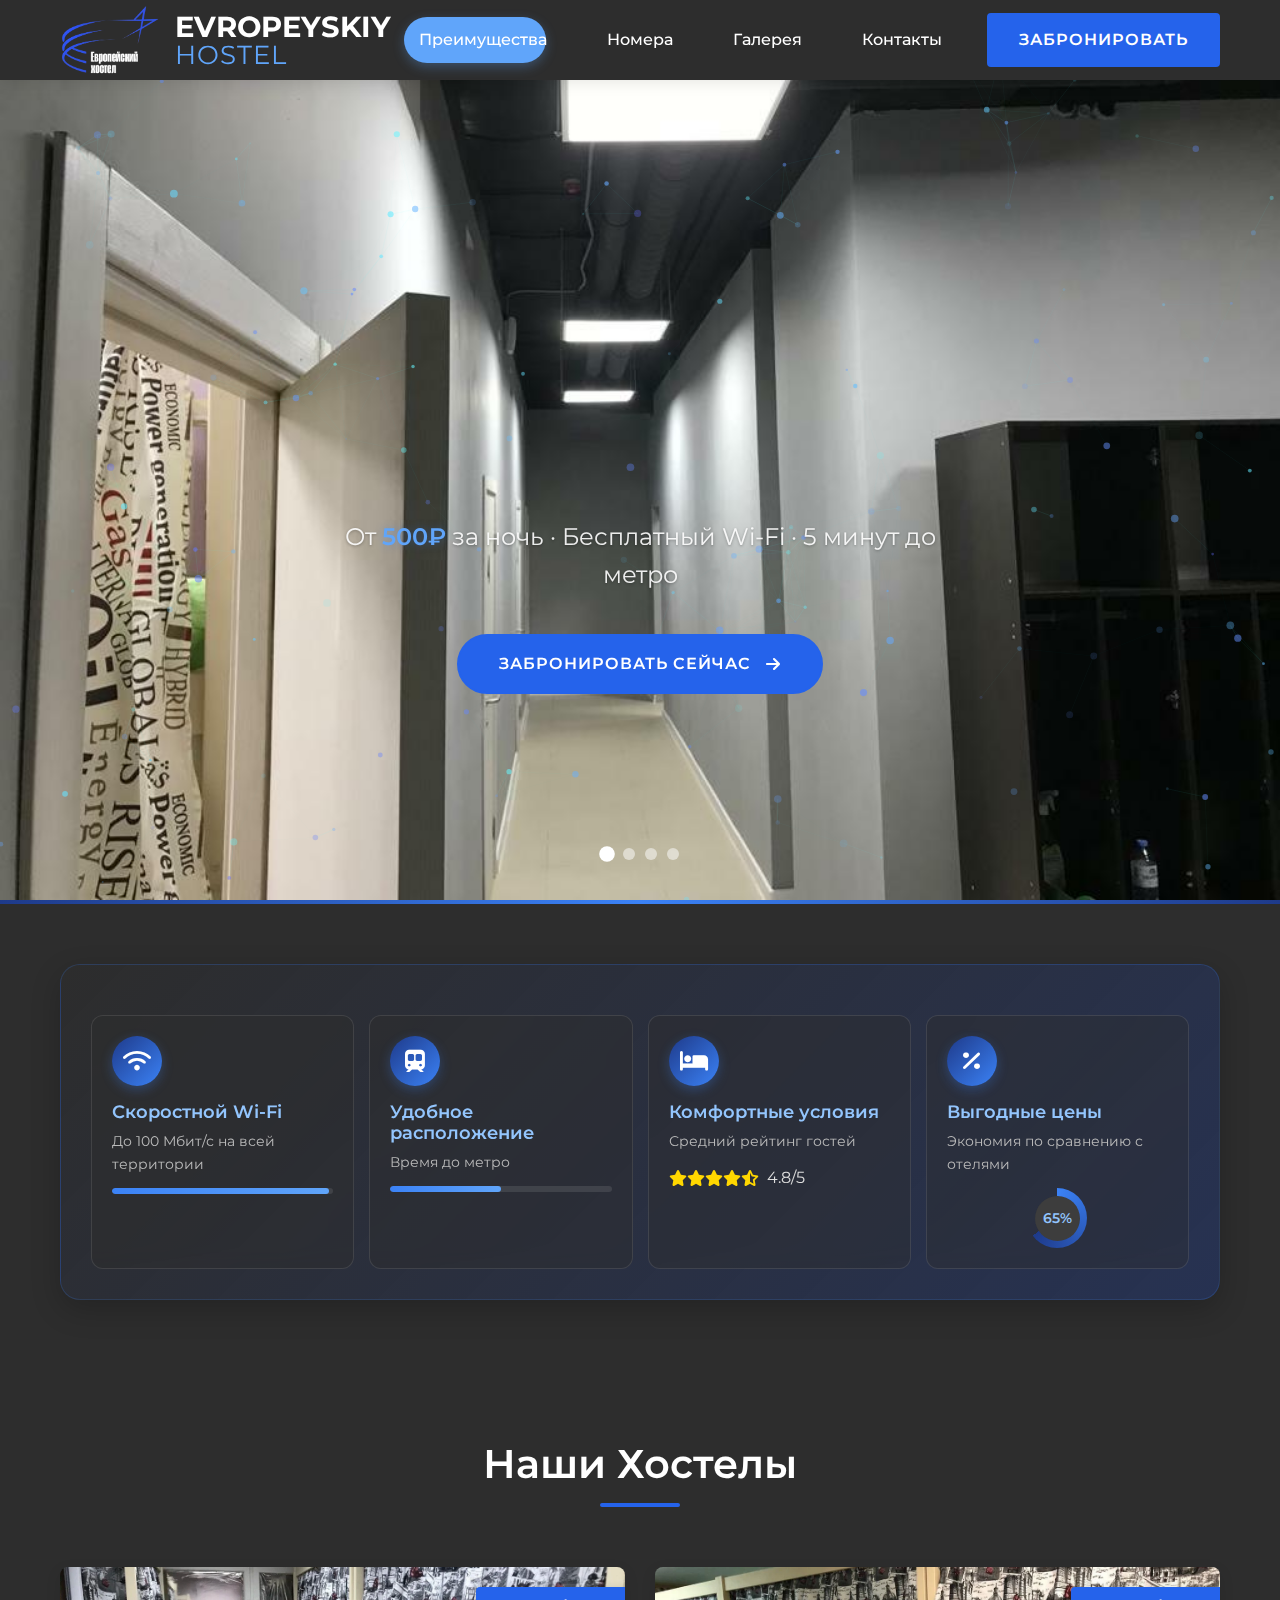
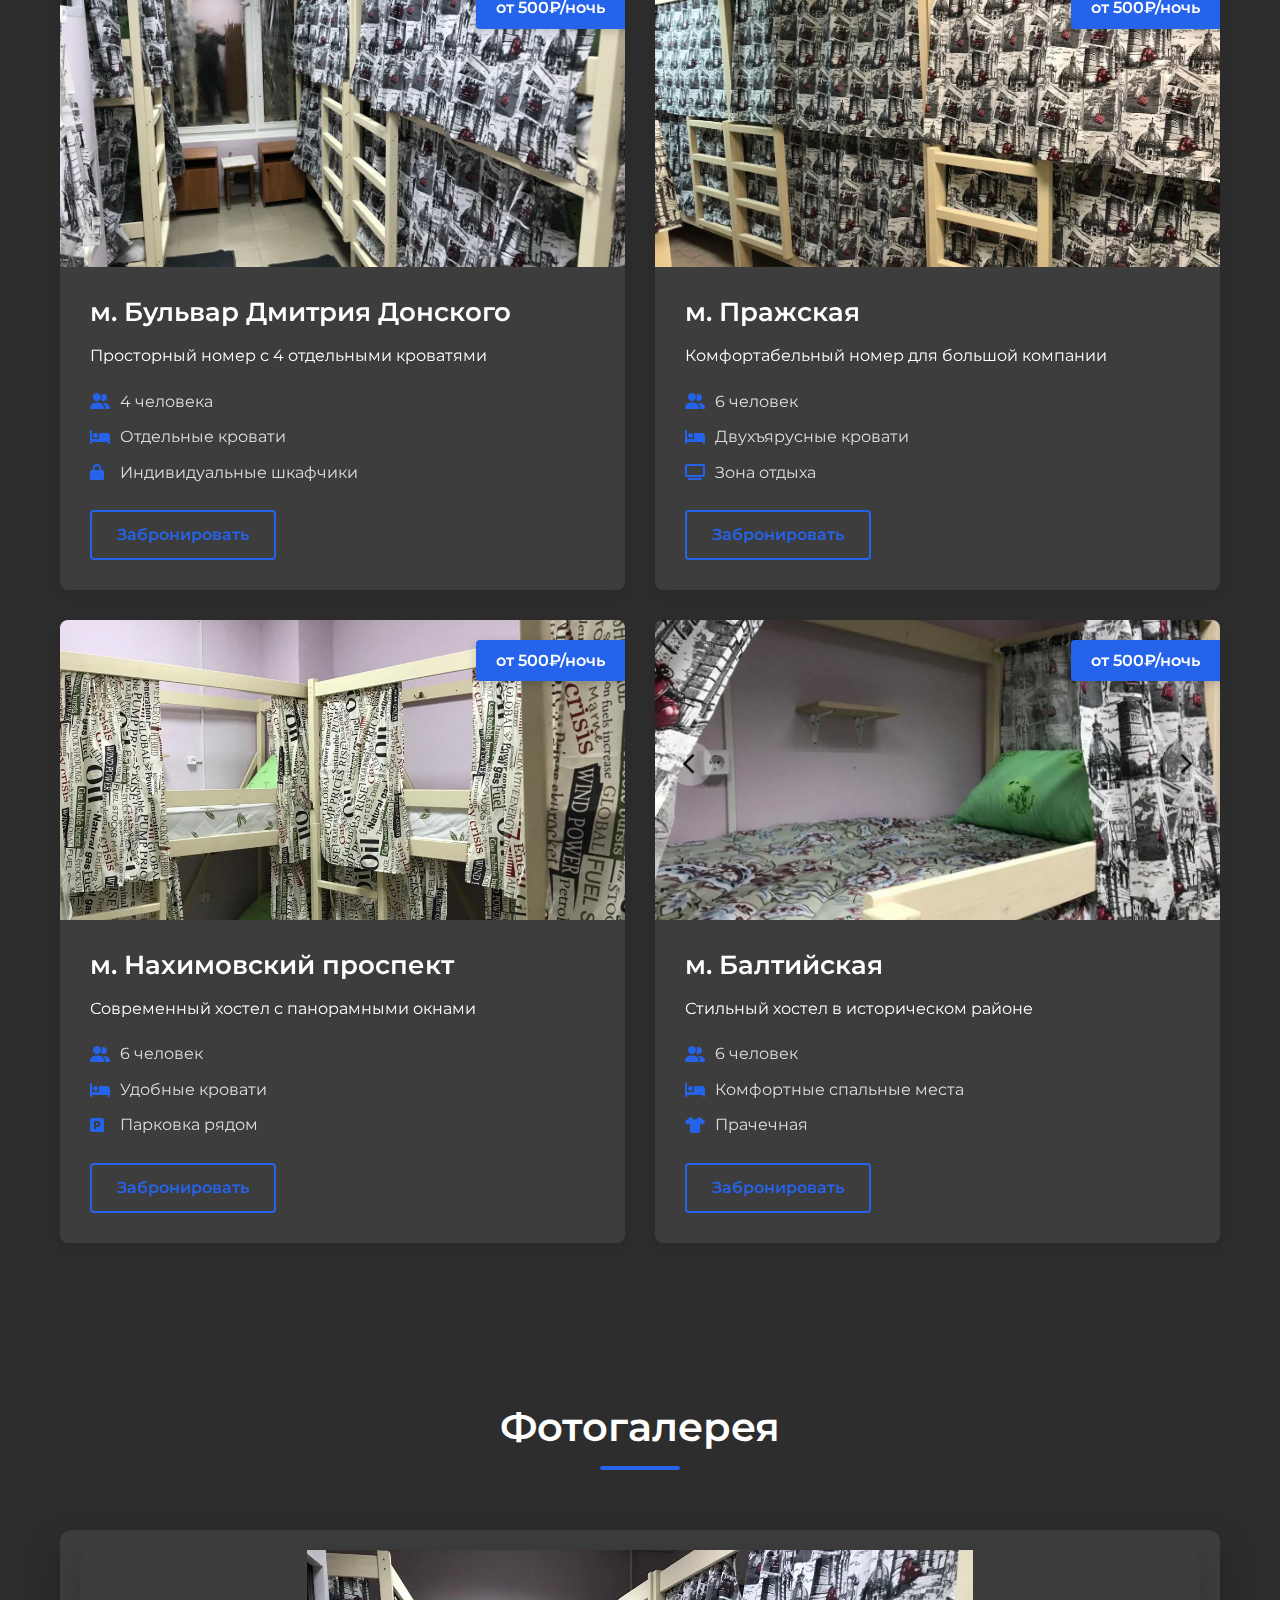
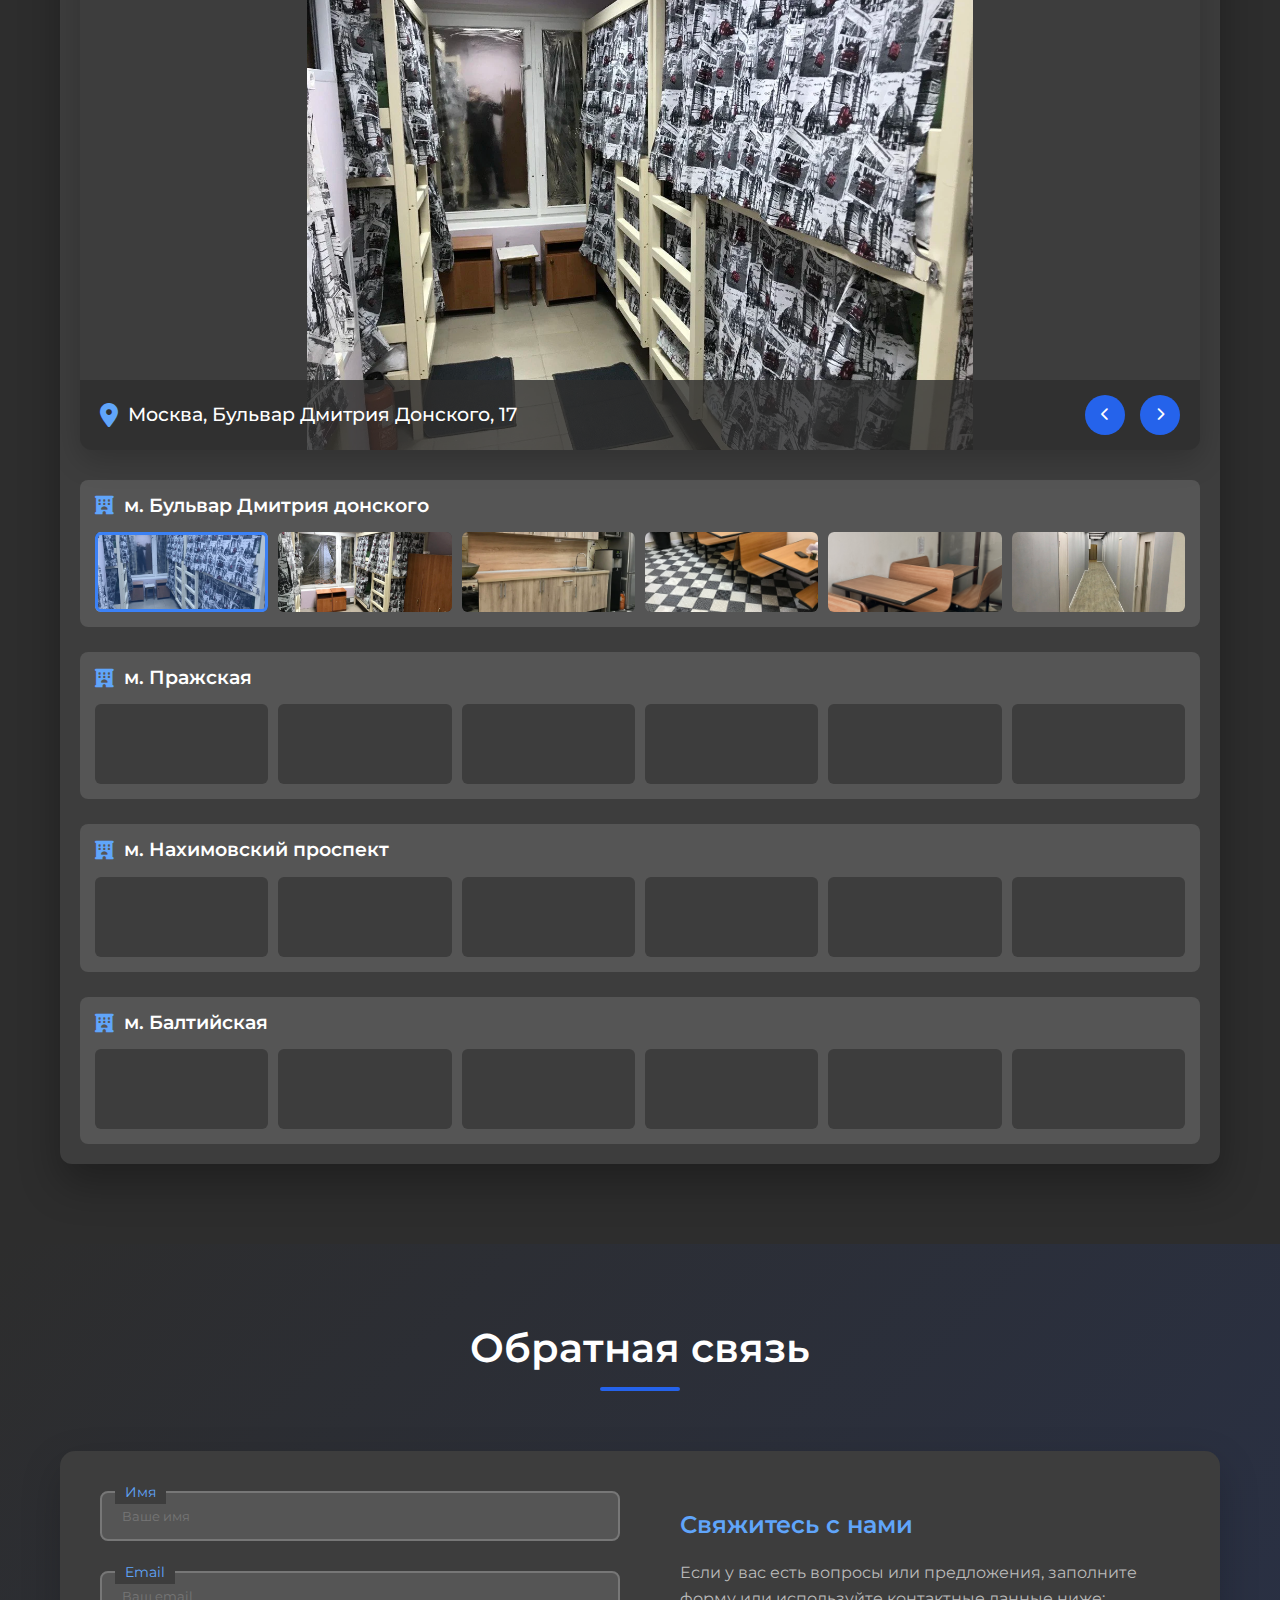
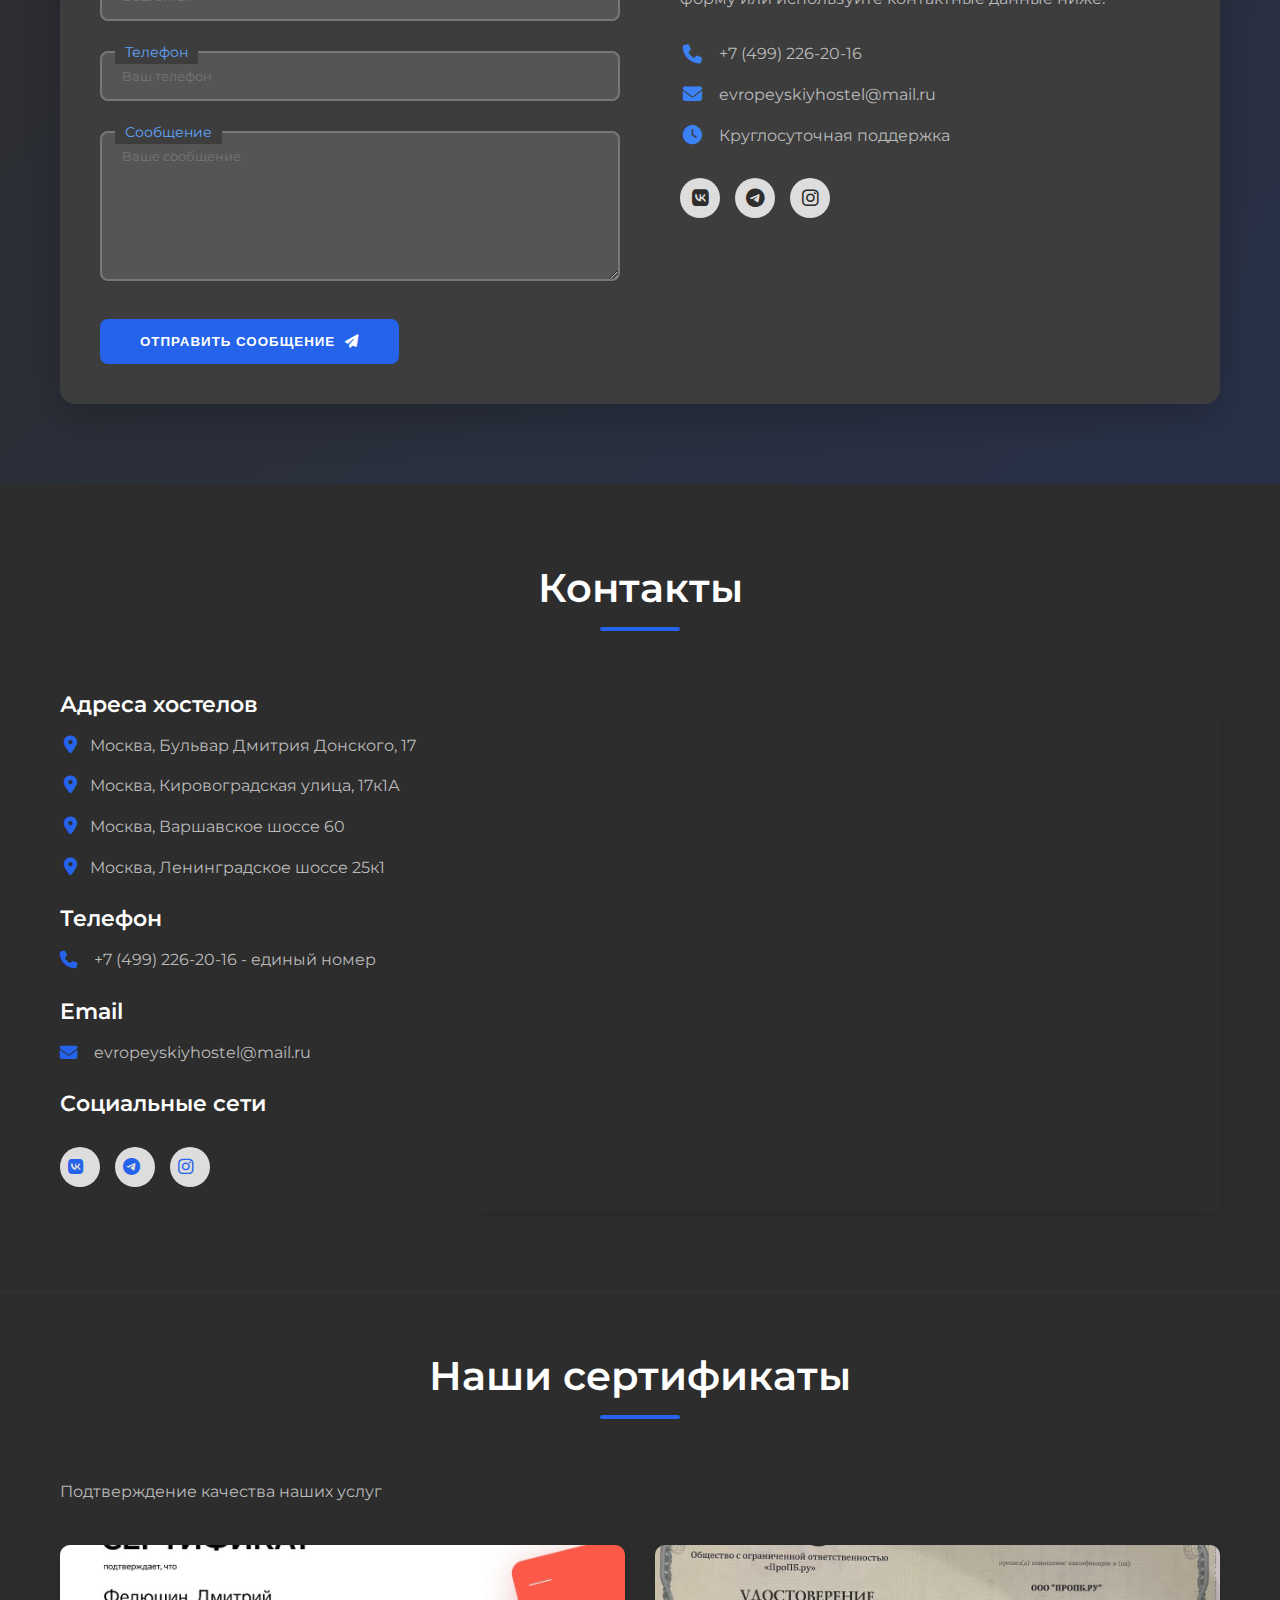
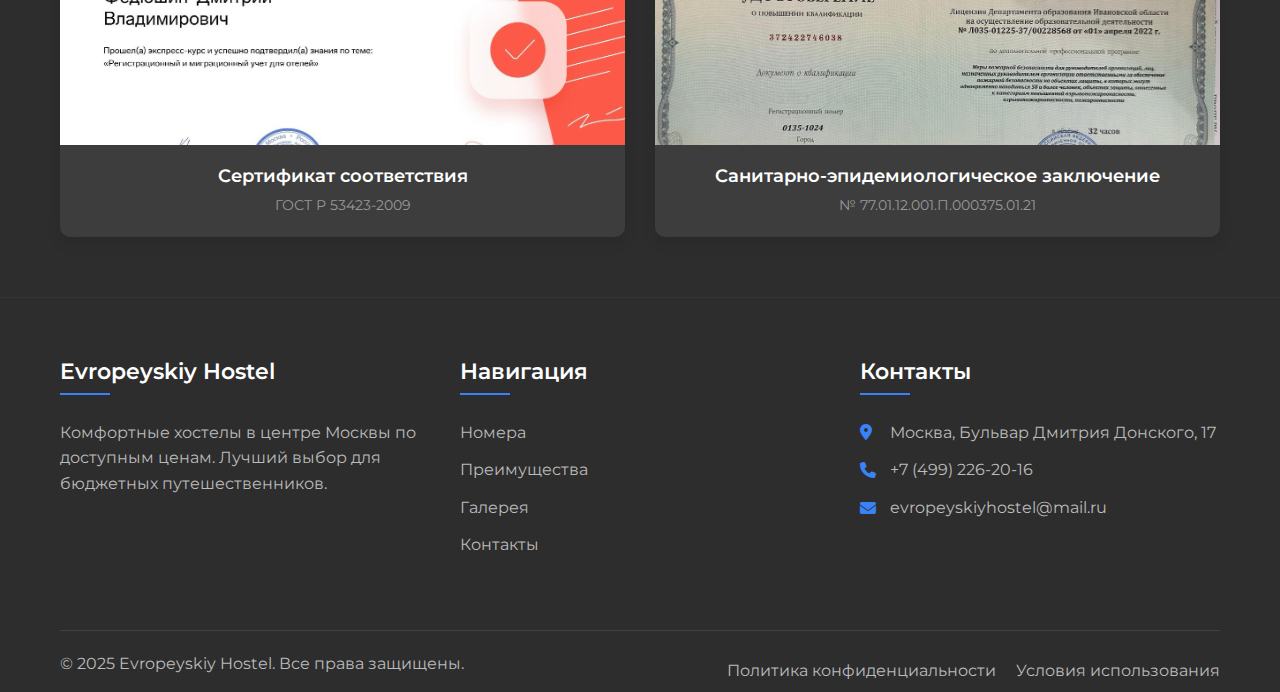
<file: index.html>
<!DOCTYPE html>
<html lang="ru" data-theme="light">
<head>
    <meta charset="UTF-8">
    <meta name="viewport" content="width=device-width, initial-scale=1.0">
    <title>Evropeyskiy Hostel | Москва</title>
    <link rel="stylesheet" href="style.css">
    <link rel="preconnect" href="https://fonts.googleapis.com">
    <link rel="preconnect" href="https://fonts.gstatic.com" crossorigin>
    <link href="https://fonts.googleapis.com/css2?family=Montserrat:wght@300;400;500;600;700&display=swap" rel="stylesheet" fetchpriority="high">
    <link rel="stylesheet" href="https://cdnjs.cloudflare.com/ajax/libs/font-awesome/6.4.0/css/all.min.css">
</head>
<body>
    <!-- Шапка -->
    <header class="header">
        <div class="container">
            <a href="#" class="logo">
                <img src="images/logo1.png" alt="Evropeyskiy Hostel" class="logo-img">
                <div class="logo-text">
                    <span>EVROPEYSKIY</span>
                    <span>HOSTEL</span>
                </div>
            </a>
            <nav class="nav">
                <div class="nav-links">
                    <a href="#advantages">Преимущества</a>
                    <a href="#rooms">Номера</a>
                    
                    <a href="#gallery">Галерея</a>
                    <a href="#contacts">Контакты</a>
                </div>
                <a href="booking.html" class="btn">Забронировать</a>
                <div class="nav-indicator"></div>
            </nav>
            <div class="mobile-menu-btn">
                <i class="fas fa-bars"></i>
            </div>
        </div>
    </header>



    <!-- Обновленная секция Hero -->
    <section class="hero">
        <div class="slides-container">
            <div class="slide active" style="background-image: url('images/hero-bg1.jpg');"></div>
            <div class="slide" style="background-image: url('images/hero-bg2.jpg');"></div>
            <div class="slide" style="background-image: url('images/hero-bg3.jpg');"></div>
            <div class="slide" style="background-image: url('images/hero-bg4.jpg');"></div>
        </div>
        
        <!-- Добавляем канвас для частиц -->
        <canvas id="particle-canvas"></canvas>
        
        <!-- Добавляем контейнер для 3D модели -->
        <div id="webgl-container"></div>
        
        <div class="hero-content">
            <div class="hero-text">
                <h1 class="hero-title">
                    <span class="text-reveal">Европейский хостел</span>
                    <span class="text-reveal subtitle">Сеть мини-отелей в Москве</span>
                </h1>
                <p class="hero-subtitle">От <span class="price pulse">500₽</span> за ночь · Бесплатный Wi-Fi · 5 минут до метро</p>
                <a href="booking.html" class="btn btn-hero magnetic">
                    <span>Забронировать сейчас</span>
                    <i class="fas fa-arrow-right"></i>
                </a>
            </div>
        </div>
        
        <!-- Градиентный оверлей -->

        
        <!-- Пагинация -->
        <div class="pagination-dots"></div>
    </section>

    <div class="section-divider"></div>

    <!-- Преимущества -->
    <section id="advantages" class="section">
        <div class="container">
            <div class="advantages-container">
                <div class="features-interactive">
                    <div class="feature-card">
                        <div class="feature-icon">
                            <i class="fas fa-wifi"></i>
                        </div>
                        <div class="feature-content">
                            <h3>Скоростной Wi-Fi</h3>
                            <p>До 100 Мбит/с на всей территории</p>
                            <div class="speed-meter">
                                <div class="speed-bar" data-speed="98"></div>
                            </div>
                        </div>
                    </div>

                    <div class="feature-card">
                        <div class="feature-icon">
                            <i class="fas fa-subway"></i>
                        </div>
                        <div class="feature-content">
                            <h3>Удобное расположение</h3>
                            <p>Время до метро</p>
                            <div class="distance-meter">
                                <div class="distance-bar" data-distance="5"></div>
                                <div class="distance-labels">
                                    <span>0 мин</span>
                                    <span>10 мин</span>
                                </div>
                            </div>
                        </div>
                    </div>

                    <div class="feature-card">
                        <div class="feature-icon">
                            <i class="fas fa-bed"></i>
                        </div>
                        <div class="feature-content">
                            <h3>Комфортные условия</h3>
                            <p>Средний рейтинг гостей</p>
                            <div class="rating-stars">
                                <div class="stars" data-rating="4.8">
                                    <i class="fas fa-star"></i>
                                    <i class="fas fa-star"></i>
                                    <i class="fas fa-star"></i>
                                    <i class="fas fa-star"></i>
                                    <i class="fas fa-star-half-alt"></i>
                                </div>
                                <span>4.8/5</span>
                            </div>
                        </div>
                    </div>

                    <div class="feature-card">
                        <div class="feature-icon">
                            <i class="fas fa-percentage"></i>
                        </div>
                        <div class="feature-content">
                            <h3>Выгодные цены</h3>
                            <p>Экономия по сравнению с отелями</p>
                            <div class="savings-gauge">
                                <div class="gauge-circle" data-percent="65">
                                    <span>65%</span>
                                </div>
                            </div>
                        </div>
                    </div>
                </div>
            </div>
        </div>
    </section>

    <!-- Номера -->
    <section id="rooms" class="section">
        <div class="container">
            <h2 class="section-title">Наши Хостелы</h2>
            <div class="rooms-grid">
                <div class="room-card">
                    <div class="room-image" style="background-image: url('images/room1.jpg');">
                        <div class="price-tag">от 500₽/ночь</div>
                    </div>
                    <div class="room-info">
                        <h3>м. Бульвар Дмитрия Донского</h3>
                        <p>Просторный номер с 4 отдельными кроватями</p>
                        <ul>
                            <li><i class="fas fa-user-friends"></i> 4 человека</li>
                            <li><i class="fas fa-bed"></i> Отдельные кровати</li>
                            <li><i class="fas fa-lock"></i> Индивидуальные шкафчики</li>
                        </ul>
                        <a href="booking.html" class="btn-outline">Забронировать</a>
                    </div>
                </div>
                
                <div class="room-card">
                    <div class="room-image" style="background-image: url('images/room2.jpg');">
                        <div class="price-tag">от 500₽/ночь</div>
                    </div>
                    <div class="room-info">
                        <h3>м. Пражская</h3>
                        <p>Комфортабельный номер для большой компании</p>
                        <ul>
                            <li><i class="fas fa-user-friends"></i> 6 человек</li>
                            <li><i class="fas fa-bed"></i> Двухъярусные кровати</li>
                            <li><i class="fas fa-tv"></i> Зона отдыха</li>
                        </ul>
                        <a href="booking.html" class="btn-outline">Забронировать</a>
                    </div>
                </div>

                <!-- Новые хостелы -->
                <div class="room-card">
                    <div class="room-image" style="background-image: url('images/room3.jpg');">
                        <div class="price-tag">от 500₽/ночь</div>
                    </div>
                    <div class="room-info">
                        <h3>м. Нахимовский проспект</h3>
                        <p>Современный хостел с панорамными окнами</p>
                        <ul>
                            <li><i class="fas fa-user-friends"></i> 6 человек</li>
                            <li><i class="fas fa-bed"></i> Удобные кровати</li>
                            <li><i class="fas fa-parking"></i> Парковка рядом</li>
                        </ul>
                        <a href="booking.html" class="btn-outline">Забронировать</a>
                    </div>
                </div>

                <div class="room-card">
                    <div class="room-image" style="background-image: url('images/room4.jpg');">
                        <div class="price-tag">от 500₽/ночь</div>
                    </div>
                    <div class="room-info">
                        <h3>м. Балтийская</h3>
                        <p>Стильный хостел в историческом районе</p>
                        <ul>
                            <li><i class="fas fa-user-friends"></i> 6 человек</li>
                            <li><i class="fas fa-bed"></i> Комфортные спальные места</li>
                            <li><i class="fas fa-tshirt"></i> Прачечная</li>
                        </ul>
                        <a href="booking.html" class="btn-outline">Забронировать</a>
                    </div>
                </div>
            </div>
        </div>
    </section>
    <!-- Галерея -->
    <section id="gallery" class="section">
        <div class="container">
            <h2 class="section-title">Фотогалерея</h2>
            <div class="gallery-container compact">
                <!-- Основной слайдер -->
                <div class="main-slider">
                    <div class="main-slide">
                        <img src="" alt="Фото хостела" class="main-image active">
                    </div>
                    <div class="gallery-info">
                        <div class="gallery-address">
                            <i class="fas fa-map-marker-alt"></i>
                            <span class="address-text">Выберите хостел</span>
                        </div>
                        <div class="gallery-nav">
                            <button class="gallery-prev"><i class="fas fa-chevron-left"></i></button>
                            <button class="gallery-next"><i class="fas fa-chevron-right"></i></button>
                        </div>
                    </div>
                </div>
                
                <!-- Миниатюры по хостелам -->
                <div class="hostel-thumbnails">
                    <div class="hostel-group" data-hostel="Бульвар Дмитрия донского">
                        <h3><i class="fas fa-hotel"></i> м. Бульвар Дмитрия донского</h3>
                        <div class="thumbnails-row">
                            <!-- Миниатюры будут добавлены через JS -->
                        </div>
                    </div>
                    <div class="hostel-group" data-hostel="Пражская">
                        <h3><i class="fas fa-hotel"></i> м. Пражская</h3>
                        <div class="thumbnails-row">
                            <!-- Миниатюры будут добавлены через JS -->
                        </div>
                    </div>
                    <div class="hostel-group" data-hostel="Бульвар Дмитрия донского">
                        <h3><i class="fas fa-hotel"></i> м. Нахимовский проспект</h3>
                        <div class="thumbnails-row">
                            <!-- Миниатюры будут добавлены через JS -->
                        </div>
                    </div>
                    <div class="hostel-group" data-hostel="Бульвар Дмитрия донского">
                        <h3><i class="fas fa-hotel"></i> м. Балтийская</h3>
                        <div class="thumbnails-row">
                            <!-- Миниатюры будут добавлены через JS -->
                        </div>
                    </div>                                                            
                    <!-- Остальные группы в аналогичном формате -->
                </div>
            </div>
        </div>
    </section>

    <!-- Бронирование -->
    <!-- Секция обратной связи -->
    <section id="feedback" class="section">
        <div class="container">
            <h2 class="section-title">Обратная связь</h2>
            <div class="feedback-container">
                <div class="feedback-form">
                    <form id="contact-form">
                        <div class="form-group">
                            <input type="text" id="name" name="name" placeholder="Ваше имя" required>
                            <label for="name">Имя</label>
                        </div>
                        <div class="form-group">
                            <input type="email" id="email" name="email" placeholder="Ваш email" required>
                            <label for="email">Email</label>
                        </div>
                        <div class="form-group">
                            <input type="tel" id="phone" name="phone" placeholder="Ваш телефон">
                            <label for="phone">Телефон</label>
                        </div>
                        <div class="form-group">
                            <textarea id="message" name="message" placeholder="Ваше сообщение" required></textarea>
                            <label for="message">Сообщение</label>
                        </div>
                        <button type="submit" class="btn btn-submit magnetic">
                            <span>Отправить сообщение</span>
                            <i class="fas fa-paper-plane"></i>
                        </button>
                    </form>
                </div>
                <div class="feedback-info">
                    <h3>Свяжитесь с нами</h3>
                    <p>Если у вас есть вопросы или предложения, заполните форму или используйте контактные данные ниже:</p>
                    <ul class="contact-details">
                        <li>
                            <i class="fas fa-phone"></i>
                            <span>+7 (499) 226-20-16</span>
                        </li>
                        <li>
                            <i class="fas fa-envelope"></i>
                            <span>evropeyskiyhostel@mail.ru</span>
                        </li>
                        <li>
                            <i class="fas fa-clock"></i>
                            <span>Круглосуточная поддержка</span>
                        </li>
                    </ul>
                    <div class="social-links">
                        <a href="#" class="social-link">
                            <i class="fab fa-vk"></i>
                        </a>
                        <a href="#" class="social-link">
                            <i class="fab fa-telegram"></i>
                        </a>
                        <a href="#" class="social-link">
                            <i class="fab fa-instagram"></i>
                        </a>
                    </div>
                </div>
            </div>
        </div>
    </section>

    <!-- Контакты -->
    <section id="contacts" class="section">
        <div class="container">
            <h2 class="section-title">Контакты</h2>
            <div class="contacts-grid">
                <div class="contact-info">
                    <h3>Адреса хостелов</h3>
                    <ul class="address-list">
                        <li>
                            <a href="https://yandex.ru/maps/?text=Москва, Бульвар Дмитрия Донского, 17" target="_blank">
                                <i class="fas fa-map-marker-alt"></i> Москва, Бульвар Дмитрия Донского, 17
                            </a>
                        </li>
                        <li>
                            <a href="https://yandex.ru/maps/?text=Москва, Кировоградская улица, 17к1А" target="_blank">
                                <i class="fas fa-map-marker-alt"></i> Москва, Кировоградская улица, 17к1А
                            </a>
                        </li>
                        <li>
                            <a href="https://yandex.ru/maps/?text=Москва, Варшавское шоссе 60" target="_blank">
                                <i class="fas fa-map-marker-alt"></i> Москва, Варшавское шоссе 60
                            </a>
                        </li>
                        <li>
                            <a href="https://yandex.ru/maps/?text=Москва, Ленинградское шоссе 25к1" target="_blank">
                                <i class="fas fa-map-marker-alt"></i> Москва, Ленинградское шоссе 25к1
                            </a>
                        </li>
                    </ul>
                    <h3>Телефон</h3>
                    <p><i class="fas fa-phone"></i> +7 (499) 226-20-16 - единый номер</p>
                    
                    <h3>Email</h3>
                    <p><i class="fas fa-envelope"></i> evropeyskiyhostel@mail.ru</p>
                    
                    <h3>Социальные сети</h3>
                    <div class="social-links">
                        <a href="#"><i class="fab fa-vk"></i></a>
                        <a href="#"><i class="fab fa-telegram"></i></a>
                        <a href="#"><i class="fab fa-instagram"></i></a>
                    </div>
                </div>
                <div class="contact-map">
                    <div id="yandex-map"></div>
                </div>
            </div>
        </div>
    </section>


        <!-- Секция сертификатов -->
    <section id="certificates" class="section certificates-section">
        <div class="container">
            <h2 class="section-title">Наши сертификаты</h2>
            <p class="section-subtitle">Подтверждение качества наших услуг</p>
            
            <div class="certificates-grid">
                <!-- Сертификат 1 -->
                <div class="certificate-card">
                    <div class="certificate-preview">
                        <img src="/images/certificate1.jpg" alt="Сертификат соответствия" loading="lazy">
                        <div class="certificate-overlay">
                            <i class="fas fa-expand"></i>
                        </div>
                    </div>
                    <div class="certificate-details">
                        <h3>Сертификат соответствия</h3>
                        <p>ГОСТ Р 53423-2009</p>
                    </div>
                    <div class="certificate-full">
                        <img src="/images/certificate1.jpg" alt="Полная версия сертификата" loading="lazy">
                        <button class="close-certificate"><i class="fas fa-times"></i></button>
                    </div>
                </div>
                
                <!-- Сертификат 2 -->
                <div class="certificate-card">
                    <div class="certificate-preview">
                        <img src="/images/certificate2.jpg" alt="Санитарно-эпидемиологическое заключение" loading="lazy">
                        <div class="certificate-overlay">
                            <i class="fas fa-expand"></i>
                        </div>
                    </div>
                    <div class="certificate-details">
                        <h3>Санитарно-эпидемиологическое заключение</h3>
                        <p>№ 77.01.12.001.П.000375.01.21</p>
                    </div>
                    <div class="certificate-full">
                        <img src="/images/certificate2.jpg" alt="Полная версия сертификата" loading="lazy">
                        <button class="close-certificate"><i class="fas fa-times"></i></button>
                    </div>
                </div>
            </div>
        </div>
    </section>

    <!-- Подвал -->
    <footer class="footer">
        <div class="container">
            <div class="footer-grid">
                <div class="footer-col">
                    <h4>Evropeyskiy Hostel</h4>
                    <p>Комфортные хостелы в центре Москвы по доступным ценам. Лучший выбор для бюджетных путешественников.</p>
                </div>
                
                <div class="footer-col">
                    <h4>Навигация</h4>
                    <ul>
                        <li><a href="#rooms">Номера</a></li>
                        <li><a href="#advantages">Преимущества</a></li>
                        <li><a href="#gallery">Галерея</a></li>
                        <li><a href="#contacts">Контакты</a></li>
                    </ul>
                </div>
                
                <div class="footer-col">
                    <h4>Контакты</h4>
                    <ul>
                        <li><i class="fas fa-map-marker-alt"></i> Москва, Бульвар Дмитрия Донского, 17</li>
                        <li><i class="fas fa-phone"></i> +7 (499) 226-20-16</li>
                        <li><i class="fas fa-envelope"></i> evropeyskiyhostel@mail.ru</li>
                    </ul>
                </div>
            </div>
            
            <div class="footer-bottom">
                <p>&copy; 2025 Evropeyskiy Hostel. Все права защищены.</p>
                <div class="legal-links">
                    <a href="#">Политика конфиденциальности</a>
                    <a href="#">Условия использования</a>
                </div>
            </div>
        </div>
    </footer>

    <script src="script.js"></script>
    <script src="https://api-maps.yandex.ru/2.1/?apikey=ваш_API_ключ&lang=ru_RU"></script>
    <script>
        ymaps.ready(init);
        
        function init() {
            var map = new ymaps.Map('yandex-map', {
                center: [55.751574, 37.573856],
                zoom: 11,
                controls: ['zoomControl']
            });

            // Создаем свою иконку с логотипом
            var hostelIcon = new ymaps.Placemark(
                [0, 0], {}, {
                    iconLayout: 'default#image',
                    iconImageHref: 'images/Loggo2.png', // Путь к вашему логотипу
                    iconImageSize: [40, 40], // Размер иконки
                    iconImageOffset: [-20, -20] // Смещение (центрирование)
                }
            );

            // Массив с адресами хостелов
            var hostels = [
                {
                    coords: [55.563625, 37.573690],
                    address: 'Бульвар Дмитрия Донского, 17',
                    hint: 'Хостел на Бульваре Дмитрия Донского'
                },
                {
                    coords: [55.609055, 37.604951],
                    address: 'Кировоградская улица, 17к1А',
                    hint: 'Хостел на Кировоградской'
                },
                {
                    coords: [55.662039, 37.618695],
                    address: 'Варшавское шоссе 60',
                    hint: 'Хостел на Варшавском шоссе'
                },
                {
                    coords: [55.827176, 37.488880],
                    address: 'Ленинградское шоссе 25к1',
                    hint: 'Хостел на Ленинградском шоссе'
                }
            ];

            // Создаем кластер с кастомной иконкой
            var clusterer = new ymaps.Clusterer({
                clusterIconLayout: 'default#image',
                clusterIconImageHref: 'images/Loggo2.png',
                clusterIconImageSize: [50, 50],
                clusterIconImageOffset: [-25, -25],
                clusterDisableClickZoom: true,
                clusterHideIconOnBalloonOpen: false,
                geoObjectHideIconOnBalloonOpen: false
            });

            // Добавляем метки на карту
            hostels.forEach(function(hotel) {
                var placemark = new ymaps.Placemark(
                    hotel.coords,
                    {
                        hintContent: hotel.hint,
                        balloonContent: hotel.address
                    },
                    {
                        iconLayout: 'default#image',
                        iconImageHref: 'images/Loggo2.png',
                        iconImageSize: [40, 40],
                        iconImageOffset: [-20, -20]
                    }
                );
                clusterer.add(placemark);
            });

            map.geoObjects.add(clusterer);
            
            // Автоматически подбираем масштаб
            if (hostels.length > 0) {
                map.setBounds(clusterer.getBounds(), {
                    checkZoomRange: true
                });
            }
        }
    </script>
</body>
</html>
</file>
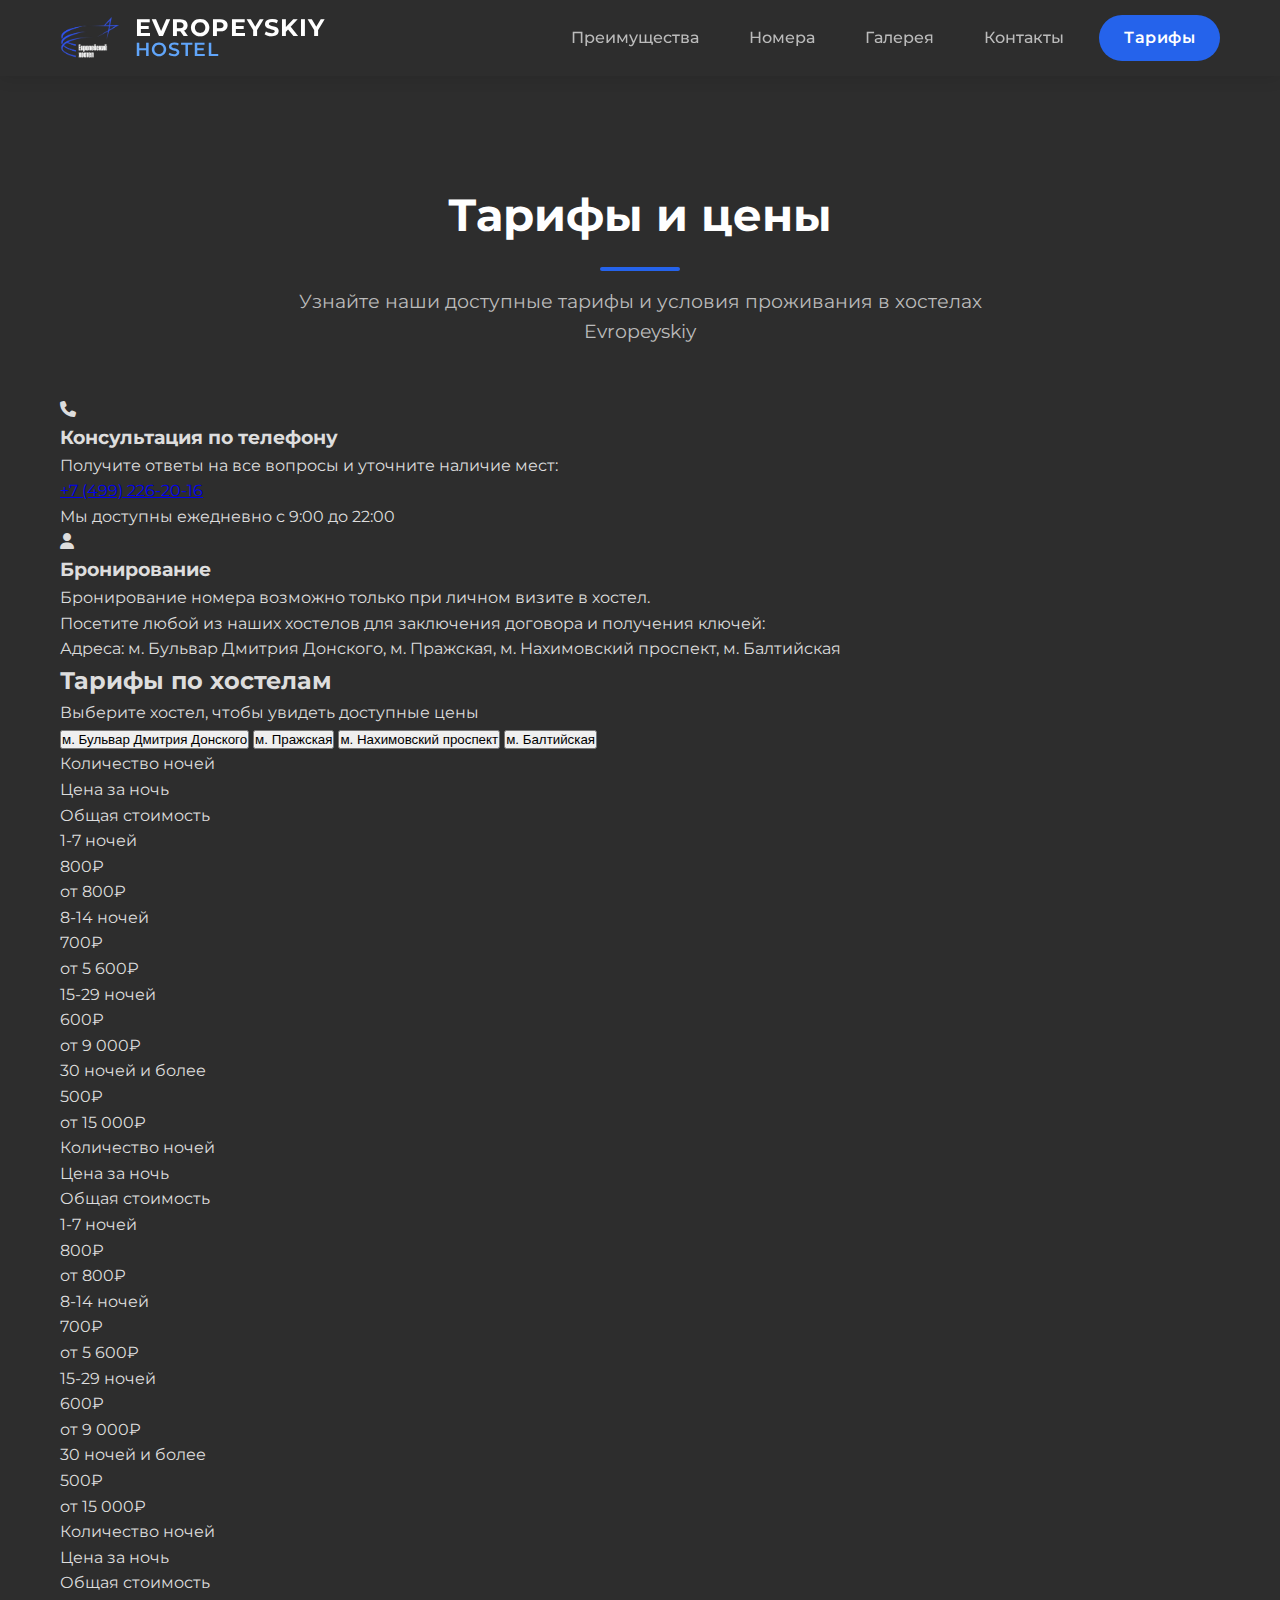
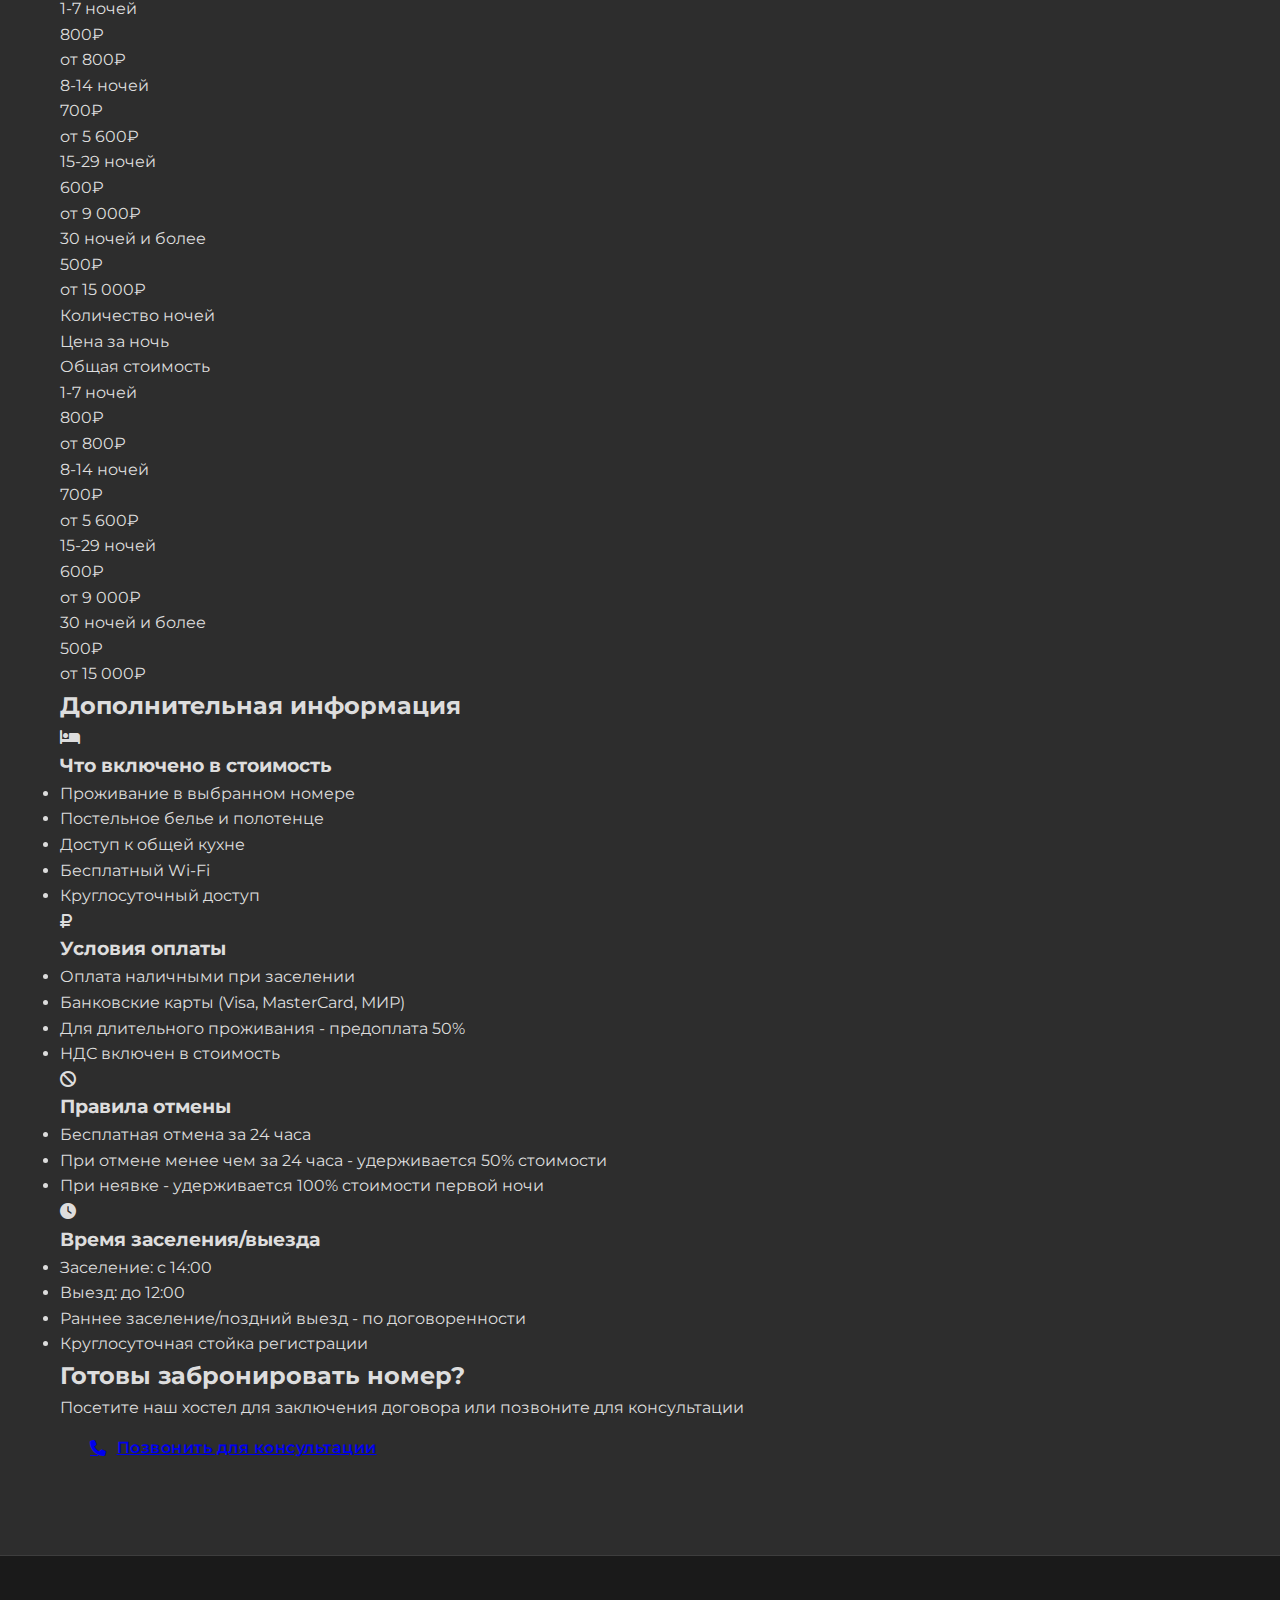
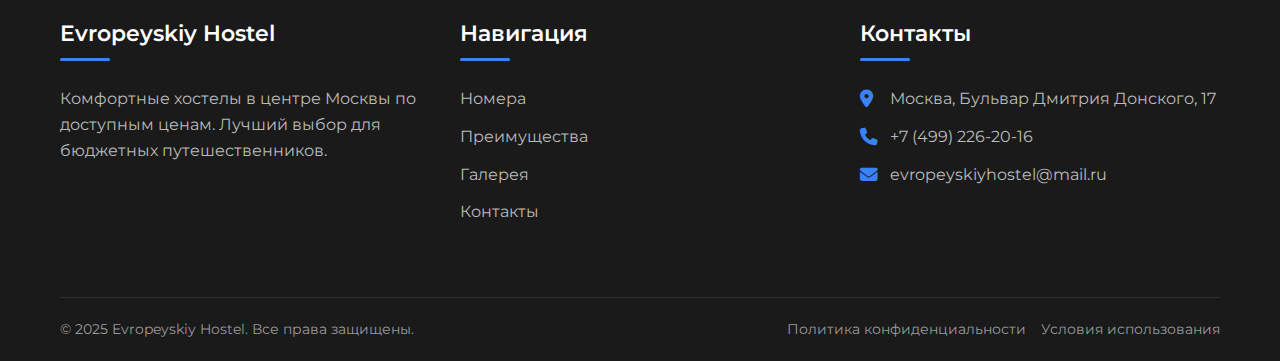
<file: booking.html>
<!DOCTYPE html>
<html lang="ru" data-theme="light">
<head>
    <link rel="stylesheet" href="booking.css">
    <link rel="preconnect" href="https://fonts.googleapis.com">
    <link rel="preconnect" href="https://fonts.gstatic.com" crossorigin>
    <link href="https://fonts.googleapis.com/css2?family=Montserrat:wght@300;400;500;600;700&display=swap" rel="stylesheet">
    <link rel="stylesheet" href="https://cdnjs.cloudflare.com/ajax/libs/font-awesome/6.4.0/css/all.min.css">
    
</head>
<body>
    <!-- Шапка -->
    <header class="header">
        <div class="container">
            <a href="index.html" class="logo">
                <img src="images/logo1.png" alt="Evropeyskiy Hostel" class="logo-img">
                <div class="logo-text">
                    <span>EVROPEYSKIY</span>
                    <span>HOSTEL</span>
                </div>
            </a>
            <nav class="nav">
                <div class="nav-links">
                    <a href="index.html#advantages">Преимущества</a>
                    <a href="index.html#rooms">Номера</a>
                    <a href="index.html#gallery">Галерея</a>
                    <a href="index.html#contacts">Контакты</a>
                </div>
                <a href="booking.html" class="btn active">Тарифы</a>
                <div class="nav-indicator"></div>
            </nav>
            <div class="mobile-menu-btn">
                <i class="fas fa-bars"></i>
            </div>
        </div>
    </header>

    <!-- Основной контент -->
    <main class="booking-main">
        <div class="container">
            <div class="booking-header">
                <h1>Тарифы и цены</h1>
                <p>Узнайте наши доступные тарифы и условия проживания в хостелах Evropeyskiy</p>
            </div>

            <!-- Информация о бронировании -->
            <div class="booking-info">
                <div class="info-card">
                    <div class="info-icon">
                        <i class="fas fa-phone"></i>
                    </div>
                    <div class="info-content">
                        <h3>Консультация по телефону</h3>
                        <p>Получите ответы на все вопросы и уточните наличие мест:</p>
                        <a href="tel:+74992262016" class="info-phone">+7 (499) 226-20-16</a>
                        <p>Мы доступны ежедневно с 9:00 до 22:00</p>
                    </div>
                </div>

                <div class="info-card">
                    <div class="info-icon">
                        <i class="fas fa-user"></i>
                    </div>
                    <div class="info-content">
                        <h3>Бронирование</h3>
                        <p>Бронирование номера возможно только при личном визите в хостел.</p>
                        <p>Посетите любой из наших хостелов для заключения договора и получения ключей:</p>
                        <p>Адреса: м. Бульвар Дмитрия Донского, м. Пражская, м. Нахимовский проспект, м. Балтийская</p>
                    </div>
                </div>
            </div>

            <!-- Тарифы по хостелам -->
            <section class="pricing-section">
                <h2>Тарифы по хостелам</h2>
                <p>Выберите хостел, чтобы увидеть доступные цены</p>
                
                <div class="hostel-tabs">
                    <button class="tab-btn active" data-hostel="donskoy">м. Бульвар Дмитрия Донского</button>
                    <button class="tab-btn" data-hostel="prazhskaya">м. Пражская</button>
                    <button class="tab-btn" data-hostel="nahimovsky">м. Нахимовский проспект</button>
                    <button class="tab-btn" data-hostel="baltiyskaya">м. Балтийская</button>
                </div>

                <div class="pricing-content">
                    <div class="price-table active" id="donskoy-prices">
                        <div class="table-header">
                            <div>Количество ночей</div>
                            <div>Цена за ночь</div>
                            <div>Общая стоимость</div>
                        </div>
                        <div class="table-row">
                            <div>1-7 ночей</div>
                            <div>800₽</div>
                            <div>от 800₽</div>
                        </div>
                        <div class="table-row">
                            <div>8-14 ночей</div>
                            <div>700₽</div>
                            <div>от 5 600₽</div>
                        </div>
                        <div class="table-row">
                            <div>15-29 ночей</div>
                            <div>600₽</div>
                            <div>от 9 000₽</div>
                        </div>
                        <div class="table-row highlight">
                            <div>30 ночей и более</div>
                            <div>500₽</div>
                            <div>от 15 000₽</div>
                        </div>
                    </div>

                    <div class="price-table" id="prazhskaya-prices">
                        <div class="table-header">
                            <div>Количество ночей</div>
                            <div>Цена за ночь</div>
                            <div>Общая стоимость</div>
                        </div>
                        <div class="table-row">
                            <div>1-7 ночей</div>
                            <div>800₽</div>
                            <div>от 800₽</div>
                        </div>
                        <div class="table-row">
                            <div>8-14 ночей</div>
                            <div>700₽</div>
                            <div>от 5 600₽</div>
                        </div>
                        <div class="table-row">
                            <div>15-29 ночей</div>
                            <div>600₽</div>
                            <div>от 9 000₽</div>
                        </div>
                        <div class="table-row highlight">
                            <div>30 ночей и более</div>
                            <div>500₽</div>
                            <div>от 15 000₽</div>
                        </div>
                    </div>

                    <div class="price-table" id="nahimovsky-prices">
                        <div class="table-header">
                            <div>Количество ночей</div>
                            <div>Цена за ночь</div>
                            <div>Общая стоимость</div>
                        </div>
                        <div class="table-row">
                            <div>1-7 ночей</div>
                            <div>800₽</div>
                            <div>от 800₽</div>
                        </div>
                        <div class="table-row">
                            <div>8-14 ночей</div>
                            <div>700₽</div>
                            <div>от 5 600₽</div>
                        </div>
                        <div class="table-row">
                            <div>15-29 ночей</div>
                            <div>600₽</div>
                            <div>от 9 000₽</div>
                        </div>
                        <div class="table-row highlight">
                            <div>30 ночей и более</div>
                            <div>500₽</div>
                            <div>от 15 000₽</div>
                        </div>
                    </div>

                    <div class="price-table" id="baltiyskaya-prices">
                        <div class="table-header">
                            <div>Количество ночей</div>
                            <div>Цена за ночь</div>
                            <div>Общая стоимость</div>
                        </div>
                        <div class="table-row">
                            <div>1-7 ночей</div>
                            <div>800₽</div>
                            <div>от 800₽</div>
                        </div>
                        <div class="table-row">
                            <div>8-14 ночей</div>
                            <div>700₽</div>
                            <div>от 5 600₽</div>
                        </div>
                        <div class="table-row">
                            <div>15-29 ночей</div>
                            <div>600₽</div>
                            <div>от 9 000₽</div>
                        </div>
                        <div class="table-row highlight">
                            <div>30 ночей и более</div>
                            <div>500₽</div>
                            <div>от 15 000₽</div>
                        </div>
                    </div>
                </div>
            </section>

            <!-- Дополнительная информация -->
            <section class="additional-info">
                <h2>Дополнительная информация</h2>
                
                <div class="info-grid">
                    <div class="info-item">
                        <i class="fas fa-bed"></i>
                        <h3>Что включено в стоимость</h3>
                        <ul>
                            <li>Проживание в выбранном номере</li>
                            <li>Постельное белье и полотенце</li>
                            <li>Доступ к общей кухне</li>
                            <li>Бесплатный Wi-Fi</li>
                            <li>Круглосуточный доступ</li>
                        </ul>
                    </div>

                    <div class="info-item">
                        <i class="fas fa-ruble-sign"></i>
                        <h3>Условия оплаты</h3>
                        <ul>
                            <li>Оплата наличными при заселении</li>
                            <li>Банковские карты (Visa, MasterCard, МИР)</li>
                            <li>Для длительного проживания - предоплата 50%</li>
                            <li>НДС включен в стоимость</li>
                        </ul>
                    </div>

                    <div class="info-item">
                        <i class="fas fa-ban"></i>
                        <h3>Правила отмены</h3>
                        <ul>
                            <li>Бесплатная отмена за 24 часа</li>
                            <li>При отмене менее чем за 24 часа - удерживается 50% стоимости</li>
                            <li>При неявке - удерживается 100% стоимости первой ночи</li>
                        </ul>
                    </div>

                    <div class="info-item">
                        <i class="fas fa-clock"></i>
                        <h3>Время заселения/выезда</h3>
                        <ul>
                            <li>Заселение: с 14:00</li>
                            <li>Выезд: до 12:00</li>
                            <li>Раннее заселение/поздний выезд - по договоренности</li>
                            <li>Круглосуточная стойка регистрации</li>
                        </ul>
                    </div>
                </div>
            </section>

            <!-- CTA секция -->
            <section class="cta-section">
                <div class="cta-content">
                    <h2>Готовы забронировать номер?</h2>
                    <p>Посетите наш хостел для заключения договора или позвоните для консультации</p>
                    <div class="cta-buttons">
                        <a href="tel:+74992262016" class="btn btn-primary">
                            <i class="fas fa-phone"></i>
                            Позвонить для консультации
                        </a>
                    </div>
                </div>
            </section>
        </div>
    </main>

    <!-- Подвал -->
    <footer class="footer">
        <div class="container">
            <div class="footer-grid">
                <div class="footer-col">
                    <h4>Evropeyskiy Hostel</h4>
                    <p>Комфортные хостелы в центре Москвы по доступным ценам. Лучший выбор для бюджетных путешественников.</p>
                </div>
                
                <div class="footer-col">
                    <h4>Навигация</h4>
                    <ul>
                        <li><a href="index.html#rooms">Номера</a></li>
                        <li><a href="index.html#advantages">Преимущества</a></li>
                        <li><a href="index.html#gallery">Галерея</a></li>
                        <li><a href="index.html#contacts">Контакты</a></li>
                    </ul>
                </div>
                
                <div class="footer-col">
                    <h4>Контакты</h4>
                    <ul>
                        <li><i class="fas fa-map-marker-alt"></i> Москва, Бульвар Дмитрия Донского, 17</li>
                        <li><i class="fas fa-phone"></i> +7 (499) 226-20-16</li>
                        <li><i class="fas fa-envelope"></i> evropeyskiyhostel@mail.ru</li>
                    </ul>
                </div>
            </div>
            
            <div class="footer-bottom">
                <p>&copy; 2025 Evropeyskiy Hostel. Все права защищены.</p>
                <div class="legal-links">
                    <a href="#">Политика конфиденциальности</a>
                    <a href="#">Условия использования</a>
                </div>
            </div>
        </div>
    </footer>

    <noscript><div><img src="https://mc.yandex.ru/watch/XXXXXX" style="position:absolute; left:-9999px;" alt="" /></div></noscript>
</body>
</html>
</file>
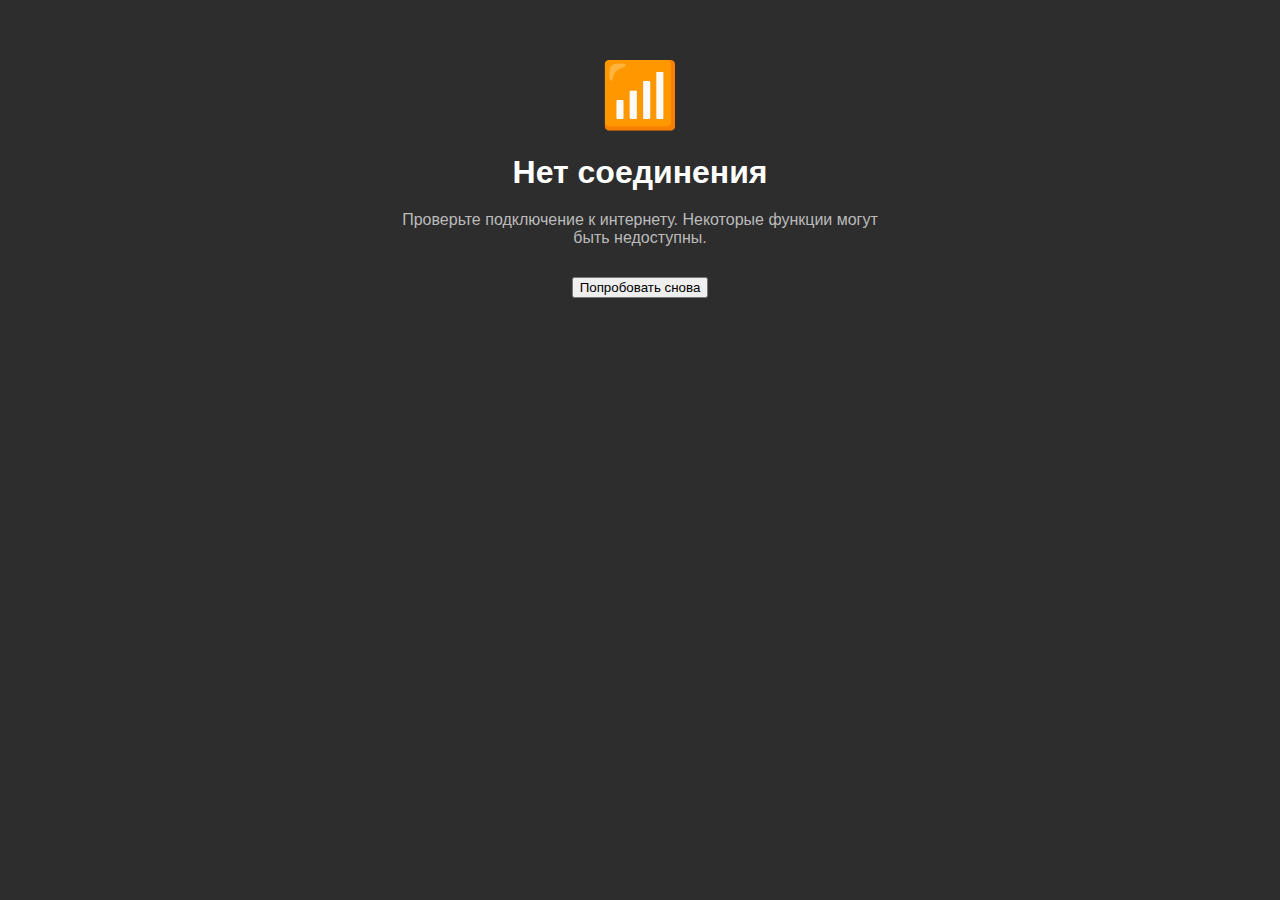
<file: offline.html>
<!DOCTYPE html>
<html lang="ru">
<head>
    <meta charset="UTF-8">
    <meta name="viewport" content="width=device-width, initial-scale=1.0">
    <title>Evropeyskiy Hostel - Оффлайн</title>
    <style>
        body { 
            font-family: 'Montserrat', sans-serif; 
            background: #2d2d2d; 
            color: white; 
            text-align: center; 
            padding: 50px 20px;
        }
        .offline-container { max-width: 500px; margin: 0 auto; }
        .icon { font-size: 4rem; color: #3b82f6; margin-bottom: 20px; }
        h1 { margin-bottom: 20px; }
        p { margin-bottom: 30px; color: #bbb; }
    </style>
</head>
<body>
    <div class="offline-container">
        <div class="icon">📶</div>
        <h1>Нет соединения</h1>
        <p>Проверьте подключение к интернету. Некоторые функции могут быть недоступны.</p>
        <button onclick="location.reload()">Попробовать снова</button>
    </div>
</body>
</html>
</file>
<file: style.css>
/* ==================== ГЛОБАЛЬНЫЕ СТИЛИ ==================== */
:root {
    /* Цветовая палитра */
    --gray-900: #1a1a1a;
    --gray-800: #2d2d2d;
    --gray-700: #3d3d3d;
    --gray-600: #555;
    --gray-500: #777;
    --gray-400: #999;
    --gray-300: #bbb;
    --gray-200: #ddd;
    --gray-100: #f5f5f5;
    
    /* Синие акценты */
    --blue-700: #1e3a8a;
    --blue-600: #2563eb;
    --blue-500: #3b82f6;
    --blue-400: #60a5fa;
    --blue-300: #93c5fd;
    
    /* Дополнительные */
    --white: #ffffff;
    --black: #000000;
    --shadow: rgba(0, 0, 0, 0.1);
    --glow: 0 0 15px rgba(59, 130, 246, 0.5); /* Синее свечение */
}

* {
    margin: 0;
    padding: 0;
    box-sizing: border-box;
}

html {
    scroll-behavior: smooth;
}

body {
    font-family: 'Montserrat', sans-serif;
    color: var(--gray-200);
    background-color: var(--gray-800);
    line-height: 1.6;
    overflow-x: hidden;
}

.container {
    width: 100%;
    max-width: 1200px;
    margin: 0 auto;
    padding: 0 20px;
}

h1, h2, h3, h4, h5, h6 {
    font-weight: 600;
    line-height: 1.2;
    color: var(--white);
}

p {
    margin-bottom: 15px;
    color: var(--gray-300);
}

a {
    text-decoration: none;
    color: inherit;
    transition: all 0.3s ease;
}

img {
    max-width: 100%;
    height: auto;
}

section {
    padding: 80px 0;
    background-color: var(--gray-800);
    position: relative;
    z-index: 5;
}

.section-title {
    text-align: center;
    font-size: 2.5rem;
    margin-bottom: 60px;
    position: relative;
}

.section-title::after {
    content: "";
    display: block;
    width: 80px;
    height: 4px;
    background: var(--blue-600);
    margin: 15px auto 0;
    border-radius: 2px;
}

.btn {
    display: inline-block;
    background: var(--blue-600);
    color: var(--white);
    padding: 12px 30px;
    border-radius: 4px;
    font-weight: 600;
    text-transform: uppercase;
    letter-spacing: 1px;
    border: 2px solid var(--blue-600);
    transition: all 0.3s ease;
    cursor: pointer;
}

.btn:hover {
    background: transparent;
    color: var(--blue-600);
    transform: translateY(-3px);
    box-shadow: 0 10px 20px rgba(37, 99, 235, 0.2);
}

.btn-outline {
    display: inline-block;
    background: transparent;
    color: var(--blue-600);
    padding: 10px 25px;
    border-radius: 4px;
    font-weight: 600;
    border: 2px solid var(--blue-600);
    transition: all 0.3s ease;
    cursor: pointer;
}

.btn-outline:hover {
    background: var(--blue-600);
    color: var(--white);
    transform: translateY(-3px);
}

/* ==================== ШАПКА С АНИМИРОВАННЫМ ИНДИКАТОРОМ ==================== */
.header {
    position: fixed;
    top: 0;
    left: 0;
    width: 100%;
    background: var(--gray-800);
    color: var(--white);
    z-index: 1000;
    box-shadow: 0 2px 15px var(--shadow);
    transition: all 0.3s ease;
    animation: headerAppear 0.8s cubic-bezier(0.175, 0.885, 0.32, 1.275) forwards;
}

.header.scrolled {
    background: rgba(45, 45, 45, 0.95);
    backdrop-filter: blur(10px);
}

.header .container {
    display: flex;
    justify-content: space-between;
    align-items: center;
    height: 80px;
}

.logo {
    display: flex;
    align-items: center;
    gap: 15px;
    z-index: 1100;
}

.logo-img {
    width: 100px;
    height: auto;
    display: block;
}

.logo-text {
    display: flex;
    flex-direction: column;
    line-height: 1;
}

.logo-text span:first-child {
    color: var(--white);
    font-size: 1.8rem;
    font-weight: 700;
}

.logo-text span:last-child {
    color: var(--blue-400);
    letter-spacing: 1px;
    font-size: 1.6rem;
}

.nav {
    position: relative;
    display: flex;
    align-items: center;
    gap: 30px;
}

.nav-links {
    display: flex;
    gap: 30px;
    position: relative;
}

.nav-links a {
    font-weight: 500;
    position: relative;
    padding: 10px 15px;
    border-radius: 30px;
    transition: color 0.3s ease;
    z-index: 2;
}

.nav-indicator {
    position: absolute;
    background: var(--blue-400);
    border-radius: 30px;
    z-index: 1;
    transition: all 0.5s cubic-bezier(0.68, -0.55, 0.265, 1.55);
    box-shadow: 0 4px 12px rgba(96, 165, 250, 0.3);
}

.nav-links a:hover {
    color: var(--gray-900);
}

.mobile-menu-btn {
    display: none;
    font-size: 1.5rem;
    cursor: pointer;
    z-index: 1100;
}

/* ==================== HERO СЕКЦИЯ С СИНИМИ АНИМАЦИЯМИ ==================== */
.hero {
    position: relative;
    height: 100vh;
    overflow: hidden;
    perspective: 1000px;
}

.slides-container {
    position: absolute;
    top: 0;
    left: 0;
    width: 100%;
    height: 100%;
    z-index: 1;
}

.slide {
    position: absolute;
    top: 0;
    left: 0;
    width: 100%;
    height: 100%;
    background-size: cover;
    background-position: center bottom; /* Фиксируем позицию внизу */
    background-repeat: no-repeat;
    opacity: 0;
    transform: scale(1.2);
    transition: opacity 1s ease-in-out, transform 10s linear;
    will-change: transform; /* Оптимизация анимации */
}

.slide.active {
    opacity: 1;
    transform: scale(1);
    background-position: center bottom; /* Фиксируем позицию */
}

#particle-canvas {
    position: absolute;
    top: 0;
    left: 0;
    width: 100%;
    height: 100%;
    z-index: 2;
}

#webgl-container {
    position: absolute;
    top: 0;
    left: 0;
    width: 100%;
    height: 100%;
    z-index: 3;
    opacity: 0.2;
    pointer-events: none;
}


.hero-content {
    position: relative;
    z-index: 10;
    width: 100%;
    max-width: 800px;
    margin: 0 auto;
    text-align: center;
    padding: 0 20px;
    color: white;
    display: flex;
    flex-direction: column;
    justify-content: center;
    height: 100%;
}

.hero-text {
    padding: 20px;
}

.hero-title {
    font-size: 4.5rem;
    font-weight: 700;
    line-height: 1.1;
    margin-bottom: 1.5rem;
    text-shadow: 0 2px 10px rgba(0, 0, 0, 0.5);
    letter-spacing: 0.5px;
    display: flex;
    flex-direction: column;
    gap: 15px;
}

.text-reveal {
    display: block;
    animation: textReveal 1.5s cubic-bezier(0.19, 1, 0.22, 1) forwards;
    opacity: 0;
}

.text-reveal:nth-child(1) {
    animation-delay: 0.3s;
}

.text-reveal:nth-child(2) {
    animation-delay: 0.6s;
}

.hero-title .subtitle {
    font-weight: 300;
    font-size: 0.55em;
    letter-spacing: 3px;
    color: rgba(255, 255, 255, 0.8);
    text-transform: uppercase;
    margin-top: 10px;
    position: relative;
}

.hero-title .subtitle::after {
    content: "";
    display: block;
    width: 80px;
    height: 2px;
    background: var(--blue-400);
    margin: 15px auto 0;
    border-radius: 2px;
    opacity: 0.7;
}

/* Адаптивные стили */
@media (max-width: 992px) {
    .hero-title .subtitle {
        font-size: 0.75em;
        letter-spacing: 2px;
    }
}

@media (max-width: 768px) {
    .hero-title .subtitle {
        font-size: 0.65em;
        letter-spacing: 1px;
    }
    
    .hero-title .subtitle::after {
        width: 60px;
        margin: 10px auto 0;
    }
}

.hero-subtitle {
    font-size: 1.5rem;
    font-weight: 400;
    line-height: 1.6;
    color: rgba(255, 255, 255, 0.9);
    margin-bottom: 2.5rem;
    text-shadow: 0 1px 3px rgba(0, 0, 0, 0.3);
    max-width: 600px;
    margin: 0 auto 2.5rem;
}

.price {
    font-weight: 600;
    color: var(--blue-400);
    text-shadow: 0 0 10px rgba(59, 130, 246, 0.3);
}

.price.pulse {
    animation: pulse 2s infinite;
}

.btn-hero {
    display: inline-flex;
    align-items: center;
    gap: 15px;
    padding: 15px 40px;
    border-radius: 50px;
    overflow: hidden;
    position: relative;
    transform: scale(1);
    transition: transform 0.3s ease-out;
    background: var(--blue-600);
    color: white;
    border: 2px solid var(--blue-600);
    font-weight: 600;
    text-transform: uppercase;
    letter-spacing: 1px;
    z-index: 5;
}

.btn-hero i {
    transition: transform 0.3s ease;
}

.btn-hero:hover i {
    transform: translateX(10px);
}

.btn-hero:hover {
    background: var(--blue-500);
    transform: translateY(-5px) scale(1.05);
    box-shadow: 0 8px 25px rgba(37, 99, 235, 0.6);
}

.hero-scroll-hint {
    position: absolute;
    bottom: 40px;
    left: 50%;
    transform: translateX(-50%);
    z-index: 20;
    display: flex;
    flex-direction: column;
    align-items: center;
    gap: 10px;
}

.scroll-circle {
    width: 40px;
    height: 40px;
    border: 2px solid var(--blue-400);
    border-radius: 50%;
    position: relative;
}

.scroll-circle::after {
    content: '';
    position: absolute;
    top: 10px;
    left: 50%;
    width: 8px;
    height: 8px;
    background: var(--blue-400);
    border-radius: 50%;
    transform: translateX(-50%);
    animation: scrollCircle 1.5s infinite;
}

.pagination-dots {
    position: absolute;
    bottom: 40px;
    left: 0;
    right: 0;
    display: flex;
    justify-content: center;
    gap: 10px;
    z-index: 10;
}

.dot {
    width: 12px;
    height: 12px;
    border-radius: 50%;
    background-color: rgba(255, 255, 255, 0.5);
    cursor: pointer;
    transition: background-color 0.3s ease, transform 0.3s ease;
}

.dot.active {
    background-color: white;
    transform: scale(1.3);
}

.dot:hover {
    transform: scale(1.2);
}

/* ==================== СЕКЦИЯ БРОНИРОВАНИЯ ==================== */
.booking-progress {
    display: flex;
    justify-content: space-between;
    margin-bottom: 30px;
    position: relative;
}

.booking-progress::before {
    content: '';
    position: absolute;
    top: 15px;
    left: 0;
    right: 0;
    height: 4px;
    background: var(--gray-600);
    z-index: 1;
}

.progress-step {
    position: relative;
    z-index: 2;
    text-align: center;
    flex: 1;
    padding: 10px 5px;
    font-weight: 500;
    color: var(--gray-400);
    transition: all 0.3s ease;
}

.progress-step::before {
    content: '';
    width: 30px;
    height: 30px;
    background: var(--gray-700);
    border-radius: 50%;
    display: block;
    margin: 0 auto 10px;
    position: relative;
    z-index: 2;
    transition: all 0.3s ease;
}

.progress-step.active {
    color: var(--blue-400);
}

.progress-step.active::before {
    background: var(--blue-600);
    box-shadow: 0 0 0 5px rgba(59, 130, 246, 0.2);
}

.booking-step {
    display: none;
}

.booking-step.active {
    display: block;
    animation: fadeIn 0.5s ease;
}

@keyframes fadeIn {
    from { opacity: 0; transform: translateY(20px); }
    to { opacity: 1; transform: translateY(0); }
}

.hostel-cards {
    display: grid;
    grid-template-columns: repeat(auto-fit, minmax(280px, 1fr));
    gap: 20px;
    margin-bottom: 30px;
}

.hostel-card {
    background: var(--gray-700);
    border-radius: 10px;
    overflow: hidden;
    position: relative;
    cursor: pointer;
    transition: all 0.3s ease;
    border: 2px solid transparent;
}

.hostel-card:hover {
    transform: translateY(-5px);
    box-shadow: 0 10px 20px rgba(0, 0, 0, 0.2);
}

.hostel-card.selected {
    border-color: var(--blue-500);
    box-shadow: 0 0 15px rgba(59, 130, 246, 0.3);
}

.hostel-image {
    height: 160px;
    background-size: cover;
    background-position: center;
}

.hostel-info {
    padding: 15px;
}

.hostel-info h4 {
    font-size: 1.2rem;
    margin-bottom: 5px;
}

.hostel-price {
    color: var(--blue-400);
    font-weight: 600;
    margin-top: 10px;
    font-size: 1.1rem;
}

.hostel-select {
    position: absolute;
    top: 10px;
    right: 10px;
    width: 24px;
    height: 24px;
    border-radius: 50%;
    background: rgba(255, 255, 255, 0.9);
    border: 2px solid var(--gray-400);
    display: flex;
    align-items: center;
    justify-content: center;
}

.hostel-card.selected .hostel-select {
    background: var(--blue-500);
    border-color: var(--blue-500);
}

.hostel-card.selected .hostel-select::after {
    content: '\f00c';
    font-family: 'Font Awesome 5 Free';
    font-weight: 900;
    color: white;
    font-size: 12px;
}

.date-selection {
    display: grid;
    grid-template-columns: 1fr 1fr;
    gap: 20px;
    margin-bottom: 30px;
}

.calendar-placeholder {
    height: 300px;
    background: var(--gray-700);
    border-radius: 10px;
    display: flex;
    align-items: center;
    justify-content: center;
    margin-bottom: 30px;
}

.calendar-loading {
    text-align: center;
    color: var(--gray-400);
}

.calendar-loading i {
    font-size: 2rem;
    margin-bottom: 10px;
    display: block;
}

.booking-summary {
    background: var(--gray-700);
    border-radius: 10px;
    padding: 20px;
    margin-bottom: 30px;
}

.summary-item {
    display: flex;
    justify-content: space-between;
    padding: 10px 0;
    border-bottom: 1px solid var(--gray-600);
}

.summary-item.total {
    font-weight: 700;
    font-size: 1.2rem;
    color: var(--blue-400);
    border-bottom: none;
    margin-top: 10px;
}

.booking-controls {
    display: flex;
    justify-content: space-between;
    margin-top: 30px;
}

.btn-prev, .btn-next {
    display: flex;
    align-items: center;
    gap: 8px;
}

.btn-submit {
    display: none;
    background: var(--blue-700);
}

.step-3 .btn-submit {
    display: inline-block;
}

.step-3 .btn-next {
    display: none;
}

.discount-banner {
    background: linear-gradient(135deg, #1e3a8a 0%, #3b82f6 100%);
    border-radius: 10px;
    padding: 20px;
    margin-top: 30px;
    text-align: center;
    position: relative;
    overflow: hidden;
}

.discount-banner::before {
    content: '';
    position: absolute;
    top: -50%;
    left: -50%;
    width: 200%;
    height: 200%;
    background: radial-gradient(circle, rgba(255,255,255,0.1) 0%, rgba(255,255,255,0) 70%);
}

.discount-content {
    position: relative;
    z-index: 2;
    display: flex;
    flex-direction: column;
    gap: 5px;
}

.discount-content span:first-child {
    font-size: 2rem;
    font-weight: 700;
}

.discount-content span:last-child {
    font-size: 1.1rem;
    opacity: 0.9;
}

/* ==================== СЕКЦИЯ ПРЕИМУЩЕСТВ ==================== */
#advantages {
    position: relative;
    z-index: 10;
    padding: 60px 0;
}

.advantages-container {
    background: linear-gradient(135deg, rgba(45, 45, 45, 0.8) 0%, rgba(30, 58, 138, 0.4) 100%);
    border-radius: 20px;
    padding: 30px;
    backdrop-filter: blur(10px);
    border: 1px solid rgba(59, 130, 246, 0.2);
    max-width: 1200px;
    margin: 0 auto;
    box-shadow: 0 10px 30px rgba(0, 0, 0, 0.2);
}

.features-interactive {
    display: grid;
    grid-template-columns: repeat(auto-fit, minmax(240px, 1fr));
    gap: 15px;
    margin-top: 20px;
}

.feature-card {
    background: rgba(45, 45, 45, 0.6);
    border-radius: 12px;
    padding: 20px;
    display: flex;
    flex-direction: column;
    backdrop-filter: blur(10px);
    border: 1px solid rgba(255, 255, 255, 0.1);
    transition: all 0.4s ease;
    height: 100%;
}

.feature-card:hover {
    transform: translateY(-8px);
    box-shadow: 0 10px 25px rgba(37, 99, 235, 0.25);
    border-color: rgba(96, 165, 250, 0.3);
}

.feature-icon {
    width: 50px;
    height: 50px;
    background: linear-gradient(135deg, #1e3a8a 0%, #3b82f6 100%);
    border-radius: 50%;
    display: flex;
    align-items: center;
    justify-content: center;
    margin-bottom: 15px;
    font-size: 1.4rem;
    color: white;
    box-shadow: 0 4px 12px rgba(59, 130, 246, 0.3);
}

.feature-content h3 {
    font-size: 1.1rem;
    margin-bottom: 8px;
    color: var(--blue-300);
}

.feature-content p {
    color: var(--gray-300);
    margin-bottom: 12px;
    font-size: 0.9rem;
}

/* Стили для индикаторов */
.speed-meter, .distance-meter {
    height: 6px;
    background: rgba(255, 255, 255, 0.1);
    border-radius: 4px;
    overflow: hidden;
    margin-top: 8px;
}

.speed-bar, .distance-bar {
    height: 100%;
    background: linear-gradient(90deg, #3b82f6, #60a5fa);
    border-radius: 4px;
    width: 0;
    transition: width 1.5s ease-out;
}

.distance-labels {
    display: flex;
    justify-content: space-between;
    margin-top: 5px;
    font-size: 0.75rem;
    color: var(--gray-400);
}

.rating-stars {
    display: flex;
    align-items: center;
    gap: 8px;
    margin-top: 8px;
}

.stars {
    color: #ffd700;
    font-size: 1rem;
    display: flex;
}

.stars i:not(.fa-star-half-alt) {
    opacity: 0.3;
}

.savings-gauge {
    display: flex;
    justify-content: center;
    margin-top: 10px;
}

.gauge-circle {
    width: 60px;
    height: 60px;
    border-radius: 50%;
    background: conic-gradient(#3b82f6 0deg, #1e3a8a 65%);
    display: flex;
    align-items: center;
    justify-content: center;
    position: relative;
}

.gauge-circle::before {
    content: '';
    position: absolute;
    width: 45px;
    height: 45px;
    background: var(--gray-700);
    border-radius: 50%;
}

.gauge-circle span {
    position: relative;
    z-index: 2;
    font-weight: 600;
    color: var(--blue-300);
    font-size: 0.9rem;
}

@media (max-width: 768px) {
    .advantages-container {
        padding: 20px 15px;
    }
    
    .features-interactive {
        grid-template-columns: 1fr;
    }
}
/* ==================== СЕКЦИЯ НОМЕРОВ ==================== */
#rooms {
    position: relative;
    z-index: 10;
}

.rooms-grid {
    display: grid;
    grid-template-columns: repeat(2, 1fr);
    gap: 30px;
}

.room-card {
    background: var(--gray-700);
    border-radius: 8px;
    overflow: hidden;
    box-shadow: 0 5px 15px var(--shadow);
    transition: transform 0.3s ease;
}

.room-card:hover {
    transform: translateY(-10px);
}

.room-image {
    height: 300px;
    background-size: cover;
    background-position: center;
    position: relative;
}

.price-tag {
    position: absolute;
    top: 20px;
    right: 0;
    background: var(--blue-600);
    color: var(--white);
    padding: 8px 20px;
    font-weight: 600;
    border-radius: 4px 0 0 4px;
    box-shadow: 0 3px 10px rgba(0, 0, 0, 0.2);
}

.room-info {
    padding: 30px;
}

.room-info h3 {
    font-size: 1.6rem;
    margin-bottom: 15px;
    color: var(--white);
}

.room-info p {
    color: var(--white);
    margin-bottom: 20px;
}

.room-info ul {
    list-style: none;
    margin-bottom: 25px;
}

.room-info ul li {
    margin-bottom: 10px;
    display: flex;
    align-items: center;
}

.room-info ul li i {
    color: var(--blue-600);
    margin-right: 10px;
    width: 20px;
}

/* ==================== ГАЛЕРЕЯ ==================== */
/* Галерея */
.gallery-container {
    position: relative;
    overflow: hidden;
    border-radius: 12px;
    box-shadow: 0 20px 40px rgba(0, 0, 0, 0.3);
    background: var(--gray-700);
    padding: 20px;
}

.main-slider {
    position: relative;
    height: 500px;
    overflow: hidden;
    border-radius: 12px;
    margin-bottom: 30px;
    box-shadow: 0 10px 30px rgba(0, 0, 0, 0.2);
}

.main-slide {
    position: relative;
    height: 500px;
    overflow: hidden;
    border-radius: 12px;
    margin-bottom: 30px;
    box-shadow: 0 10px 30px rgba(0, 0, 0, 0.2);
}

.main-image {
    position: absolute;
    top: 0;
    left: 0;
    width: 100%;
    height: 100%;
    object-fit: contain;
    opacity: 0;
    transition: opacity 0.7s ease-in-out;
    z-index: 1;
}

.main-image.active {
    opacity: 1;
    z-index: 2;
}

.main-image.zoomed {
    transform: scale(1.05);
}

.gallery-info {
    position: absolute;
    bottom: 0;
    left: 0;
    right: 0;
    background: rgba(45, 45, 45, 0.8);
    padding: 15px 20px;
    display: flex;
    justify-content: space-between;
    align-items: center;
    z-index: 10;
}

.gallery-address {
    display: flex;
    align-items: center;
    gap: 10px;
    font-size: 1.2rem;
    color: var(--white);
    min-height: 30px;
    flex-grow: 1;
}

.gallery-address i {
    color: var(--blue-400);
    font-size: 1.5rem;
}

.address-text {
    font-weight: 500;
    transition: all 0.5s ease;
}

.gallery-nav {
    display: flex;
    gap: 15px;
}

.gallery-prev, .gallery-next {
    background: var(--blue-600);
    color: white;
    border: none;
    width: 40px;
    height: 40px;
    border-radius: 50%;
    display: flex;
    align-items: center;
    justify-content: center;
    cursor: pointer;
    transition: all 0.3s ease;
    z-index: 10;
}

.gallery-prev:hover, .gallery-next:hover {
    background: var(--blue-500);
    transform: translateY(-3px);
    box-shadow: 0 5px 15px rgba(37, 99, 235, 0.4);
}

/* Миниатюры хостелов */
.hostel-thumbnails {
    display: flex;
    flex-direction: column;
    gap: 25px;
}

.hostel-group {
    background: var(--gray-600);
    border-radius: 8px;
    padding: 15px;
    transition: all 0.3s ease;
}

.hostel-group:hover {
    transform: translateY(-5px);
    box-shadow: 0 10px 20px rgba(0, 0, 0, 0.1);
}

.hostel-group h3 {
    margin-bottom: 15px;
    color: var(--white);
    display: flex;
    align-items: center;
    gap: 10px;
}

.hostel-group h3 i {
    color: var(--blue-400);
}

.thumbnails-row {
    display: grid;
    grid-template-columns: repeat(6, 1fr);
    gap: 10px;
}

.thumbnail {
    height: 80px;
    border-radius: 6px;
    overflow: hidden;
    cursor: pointer;
    position: relative;
    transition: all 0.3s ease;
    background: var(--gray-700);
    display: flex;
    align-items: center;
    justify-content: center;
}

.thumbnail img {
    width: 100%;
    height: 100%;
    object-fit: cover;
    transition: transform 0.3s ease;
}

.thumbnail:hover img {
    transform: scale(1.1);
}

.thumbnail.active {
    outline: 3px solid var(--blue-500);
    outline-offset: -3px;
}

.thumbnail.active::after {
    content: '';
    position: absolute;
    top: 0;
    left: 0;
    right: 0;
    bottom: 0;
    background: rgba(59, 130, 246, 0.3);
}

/* Анимация для смены адреса */
@keyframes addressFadeIn {
    from { opacity: 0; transform: translateY(10px); }
    to { opacity: 1; transform: translateY(0); }
}

.address-change {
    animation: addressFadeIn 0.5s ease forwards;
}

/* Адаптивность галереи */
@media (max-width: 1200px) {
    .main-slider {
        height: 400px;
    }
}

@media (max-width: 992px) {
    .thumbnails-row {
        grid-template-columns: repeat(3, 1fr);
    }
    
    .hostel-group {
        padding: 10px;
    }
}

@media (max-width: 768px) {
    .main-slider {
        height: 350px;
    }
    
    .gallery-address {
        font-size: 1rem;
    }
}

@media (max-width: 576px) {
    .main-slider {
        height: 300px;
    }
    
    .thumbnails-row {
        grid-template-columns: repeat(2, 1fr);
    }
    
    .gallery-nav {
        gap: 8px;
    }
    
    .gallery-prev, .gallery-next {
        width: 35px;
        height: 35px;
    }
}
/* ==================== КОНТАКТЫ ==================== */
#contacts {
    position: relative;
    z-index: 10;
}

.contacts-grid {
    display: grid;
    grid-template-columns: 1fr 2fr;
    gap: 40px;
}

.contact-info h3 {
    font-size: 1.4rem;
    margin-bottom: 15px;
    color: var(--white);
}

.contact-info p {
    margin-bottom: 25px;
    display: flex;
    align-items: center;
    gap: 10px;
    color: var(--gray-300);
}

.contact-info i {
    width: 24px;
    color: var(--blue-600);
    font-size: 1.1rem;
}

.social-links {
    display: flex;
    gap: 15px;
    margin-top: 20px;
}

.social-links a {
    display: flex;
    align-items: center;
    justify-content: center;
    width: 40px;
    height: 40px;
    background: var(--gray-200);
    border-radius: 50%;
    color: var(--gray-800);
    font-size: 1.2rem;
    transition: all 0.3s ease;
}

.social-links a:hover {
    background: var(--blue-600);
    color: var(--white);
    transform: translateY(-3px);
}

.contact-map {
    height: 500px;
    border-radius: 8px;
    overflow: hidden;
    box-shadow: 0 5px 15px var(--shadow);
    margin-top: 20px;
}

#yandex-map {
    width: 100%;
    height: 100%;
}

/* Стили для списка адресов */
.address-list {
    list-style: none;
    margin-bottom: 25px;
}

.address-list li {
    margin-bottom: 15px;
    position: relative;
    padding-left: 30px;
}

.address-list li i {
    position: absolute;
    left: 0;
    top: 3px;
    color: var(--blue-600);
    width: 20px;
    text-align: center;
}

.address-list a {
    color: var(--gray-300);
    transition: color 0.3s ease;
    display: inline-block;
}

.address-list a:hover {
    color: var(--blue-400);
    transform: translateX(5px);
}

/* ==================== ПОДВАЛ ==================== */
.footer {
    background: var(--gray-800);
    color: var(--gray-300);
    padding: 60px 0 0;
    position: relative;
    z-index: 10;
}

.footer-grid {
    display: grid;
    grid-template-columns: repeat(auto-fit, minmax(250px, 1fr));
    gap: 40px;
    margin-bottom: 60px;
}

.footer-col h4 {
    font-size: 1.4rem;
    color: var(--white);
    margin-bottom: 25px;
    position: relative;
    padding-bottom: 10px;
}

.footer-col h4::after {
    content: "";
    position: absolute;
    bottom: 0;
    left: 0;
    width: 50px;
    height: 2px;
    background: var(--blue-500);
}

.footer-col p {
    margin-bottom: 20px;
    color: var(--gray-300);
}

.footer-col ul {
    list-style: none;
}

.footer-col ul li {
    margin-bottom: 12px;
    display: flex;
    align-items: center;
    gap: 10px;
}

.footer-col ul li i {
    width: 20px;
    color: var(--blue-500);
}

.footer-col a:hover {
    color: var(--blue-400);
}

.footer-bottom {
    border-top: 1px solid rgba(255, 255, 255, 0.1);
    padding-top: 20px;
    display: flex;
    justify-content: space-between;
    align-items: center;
    flex-wrap: wrap;
    gap: 20px;
}

.legal-links {
    display: flex;
    gap: 20px;
}

.legal-links a {
    position: relative;
}

.legal-links a::after {
    content: "";
    position: absolute;
    bottom: -2px;
    left: 0;
    width: 0;
    height: 1px;
    background: var(--blue-500);
    transition: width 0.3s ease;
}

.legal-links a:hover::after {
    width: 100%;
}

/* ==================== АНИМАЦИИ В СИНИХ ТОНАХ ==================== */
@keyframes headerAppear {
    from { transform: translateY(-100%); opacity: 0; }
    to { transform: translateY(0); opacity: 1; }
}

@keyframes pulse {
    0% { transform: scale(1); }
    50% { transform: scale(1.1); }
    100% { transform: scale(1); }
}

@keyframes textReveal {
    from { 
        clip-path: polygon(0 0, 100% 0, 100% 0, 0 0);
        opacity: 0;
        transform: translateY(20px);
    }
    to { 
        clip-path: polygon(0 0, 100% 0, 100% 100%, 0 100%);
        opacity: 1;
        transform: translateY(0);
    }
}

@keyframes scrollCircle {
    0% { transform: translateY(0); opacity: 1; }
    100% { transform: translateY(30px); opacity: 0; }
}

/* ==================== АДАПТИВНОСТЬ ==================== */
@media (max-width: 1200px) {
    .hero-title {
        font-size: 3.8rem;
    }
}

@media (max-width: 992px) {
    .hero-title {
        font-size: 3.2rem;
    }
    .rooms-grid {
        grid-template-columns: 1fr;
    }
}

@media (max-width: 768px) {
    .section {
        padding: 60px 0;
    }
    
    .hero-title {
        font-size: 2.5rem;
    }
    
    .hero-subtitle {
        font-size: 1.2rem;
    }
    
    .nav {
        display: none;
        position: absolute;
        top: 80px;
        left: 0;
        width: 100%;
        background: var(--gray-800);
        flex-direction: column;
        padding: 20px 0;
        gap: 15px;
        box-shadow: 0 10px 15px rgba(0, 0, 0, 0.1);
    }
    
    .nav.active {
        display: flex;
    }
    
    .mobile-menu-btn {
        display: block;
    }
    
    .booking-card,
    .contacts-grid {
        grid-template-columns: 1fr;
    }
    
    .pagination-dots {
        bottom: 20px;
    }
    
    .hero-scroll-hint {
        bottom: 20px;
    }
}

@media (max-width: 480px) {
    .hero-title {
        font-size: 2rem;
    }
    
    .section-title {
        font-size: 2rem;
    }
    
    .btn-hero {
        padding: 12px 30px;
        font-size: 0.9rem;
    }
    
    .logo-text span:first-child {
        font-size: 1.5rem;
    }
    
    .logo-text span:last-child {
        font-size: 1.3rem;
    }
    
    .footer-bottom {
        flex-direction: column;
        text-align: center;
    }
    
    .legal-links {
        justify-content: center;
    }
}

/* ==================== СЕКЦИЯ КНОПКИ БРОНИРОВАНИЯ ==================== */
.booking-cta {
    background-color: var(--gray-800);
    position: relative;
    z-index: 10;
    text-align: center;
    padding: 100px 0;
    overflow: hidden;
}

.booking-cta::before {
    content: '';
    position: absolute;
    top: 0;
    left: 0;
    width: 100%;
    height: 100%;
    background: linear-gradient(135deg, rgba(30, 58, 138, 0.1) 0%, rgba(59, 130, 246, 0.05) 100%);
    z-index: -1;
}

.cta-content {
    max-width: 800px;
    margin: 0 auto;
    position: relative;
}

.booking-cta .section-title {
    margin-bottom: 20px;
}

.cta-subtitle {
    font-size: 1.3rem;
    color: var(--gray-300);
    margin-bottom: 40px;
    max-width: 600px;
    margin-left: auto;
    margin-right: auto;
}

.btn-large {
    padding: 18px 50px;
    font-size: 1.2rem;
    border-radius: 50px;
    background: var(--blue-600);
    color: var(--white);
    display: inline-flex;
    align-items: center;
    gap: 15px;
    transition: all 0.3s cubic-bezier(0.175, 0.885, 0.32, 1.275);
    box-shadow: 0 10px 25px rgba(37, 99, 235, 0.3);
    border: 2px solid var(--blue-600);
}

.btn-large:hover {
    background: transparent;
    color: var(--blue-400);
    transform: translateY(-5px);
    box-shadow: 0 15px 35px rgba(37, 99, 235, 0.4);
}

.btn-large i {
    transition: transform 0.3s ease;
}

.btn-large:hover i {
    transform: translateX(10px);
}

@media (max-width: 768px) {
    .booking-cta {
        padding: 80px 0;
    }
    
    .cta-subtitle {
        font-size: 1.1rem;
        margin-bottom: 30px;
    }
    
    .btn-large {
        padding: 15px 40px;
        font-size: 1.1rem;
    }
}

/* ==================== СЕКЦИЯ ОБРАТНОЙ СВЯЗИ ==================== */
#feedback {
    background: linear-gradient(135deg, rgba(45, 45, 45, 0.9) 0%, rgba(30, 58, 138, 0.3) 100%);
    position: relative;
    z-index: 10;
}

.feedback-container {
    display: grid;
    grid-template-columns: 1fr 1fr;
    gap: 40px;
    background: var(--gray-700);
    border-radius: 15px;
    padding: 40px;
    box-shadow: 0 15px 40px rgba(0, 0, 0, 0.2);
}

.feedback-form {
    position: relative;
}

.feedback-info {
    padding: 20px;
}

.feedback-info h3 {
    font-size: 1.5rem;
    color: var(--blue-400);
    margin-bottom: 20px;
}

.feedback-info p {
    margin-bottom: 30px;
    color: var(--gray-300);
}

.contact-details {
    list-style: none;
    margin-bottom: 30px;
}

.contact-details li {
    margin-bottom: 15px;
    display: flex;
    align-items: center;
    gap: 15px;
    color: var(--gray-300);
}

.contact-details i {
    color: var(--blue-500);
    width: 24px;
    text-align: center;
    font-size: 1.2rem;
}

.form-group {
    position: relative;
    margin-bottom: 30px;
}

.form-group label {
    position: absolute;
    top: -10px;
    left: 15px;
    background: var(--gray-700);
    padding: 0 10px;
    color: var(--blue-400);
    font-size: 0.9rem;
    pointer-events: none;
    transition: all 0.3s ease;
}

.form-group input,
.form-group textarea {
    width: 100%;
    padding: 15px 20px;
    background: var(--gray-600);
    border: 2px solid var(--gray-500);
    border-radius: 8px;
    color: var(--white);
    font-family: 'Montserrat', sans-serif;
    transition: all 0.3s ease;
}

.form-group textarea {
    min-height: 150px;
    resize: vertical;
}

.form-group input:focus,
.form-group textarea:focus {
    outline: none;
    border-color: var(--blue-500);
    box-shadow: 0 0 0 3px rgba(59, 130, 246, 0.2);
}

.btn-submit {
    background: var(--blue-600);
    border: none;
    padding: 15px 40px;
    border-radius: 8px;
    font-weight: 600;
    letter-spacing: 1px;
    display: inline-flex;
    align-items: center;
    gap: 10px;
    transition: all 0.3s ease;
}

.btn-submit:hover {
    background: var(--blue-500);
    transform: translateY(-3px);
    box-shadow: 0 10px 20px rgba(37, 99, 235, 0.3);
}

.social-links {
    display: flex;
    gap: 15px;
    margin-top: 30px;
}

.social-link {
    display: flex;
    align-items: center;
    justify-content: center;
    width: 45px;
    height: 45px;
    background: var(--gray-600);
    border-radius: 50%;
    color: var(--white);
    font-size: 1.2rem;
    transition: all 0.3s ease;
}

.social-link:hover {
    background: var(--blue-600);
    transform: translateY(-3px);
    box-shadow: 0 5px 15px rgba(37, 99, 235, 0.3);
}

@media (max-width: 992px) {
    .feedback-container {
        grid-template-columns: 1fr;
        padding: 30px;
    }
    
    .feedback-info {
        padding: 20px 0 0;
    }
}

@media (max-width: 576px) {
    .feedback-container {
        padding: 20px;
    }
    
    .form-group input,
    .form-group textarea {
        padding: 12px 15px;
    }
}

/* ==================== РАЗДЕЛИТЕЛЬ СЕКЦИЙ ==================== */
.section-divider {
    height: 4px;
    background: linear-gradient(90deg, var(--blue-700), var(--blue-500), var(--blue-700));
    position: relative;
    z-index: 10;
    margin: 0;
    border: none;
    animation: dividerWave 3s ease-in-out infinite;
}

@keyframes dividerWave {
    0%, 100% {
        background-size: 200% 100%;
        background-position: left center;
    }
    50% {
        background-size: 200% 100%;
        background-position: right center;
    }
}

/* ==================== СЕКЦИЯ СЕРТИФИКАТОВ ==================== */
.certificates-section {
    background-color: var(--gray-800);
    border-top: 1px solid rgba(59, 130, 246, 0.1);
    border-bottom: 1px solid rgba(59, 130, 246, 0.1);
    padding: 60px 0;
}

.certificates-grid {
    display: grid;
    grid-template-columns: repeat(auto-fit, minmax(300px, 1fr));
    gap: 30px;
    margin-top: 40px;
}

.certificate-card {
    background: var(--gray-700);
    border-radius: 10px;
    overflow: hidden;
    box-shadow: 0 5px 15px rgba(0, 0, 0, 0.1);
    transition: all 0.3s ease;
    position: relative;
}

.certificate-preview {
    position: relative;
    overflow: hidden;
    cursor: pointer;
    height: 200px;
}

.certificate-preview img {
    width: 100%;
    height: 100%;
    object-fit: cover;
    transition: transform 0.5s ease;
}

.certificate-overlay {
    position: absolute;
    top: 0;
    left: 0;
    width: 100%;
    height: 100%;
    background: rgba(30, 58, 138, 0.7);
    display: flex;
    align-items: center;
    justify-content: center;
    opacity: 0;
    transition: opacity 0.3s ease;
}

.certificate-overlay i {
    color: white;
    font-size: 2rem;
}

.certificate-preview:hover .certificate-overlay {
    opacity: 1;
}

.certificate-preview:hover img {
    transform: scale(1.05);
}

.certificate-details {
    padding: 20px;
    text-align: center;
}

.certificate-details h3 {
    font-size: 1.1rem;
    margin-bottom: 8px;
    color: var(--white);
}

.certificate-details p {
    color: var(--gray-400);
    font-size: 0.9rem;
    margin-bottom: 0;
}

.certificate-full {
    position: fixed;
    top: 0;
    left: 0;
    width: 100%;
    height: 100%;
    background: rgba(0, 0, 0, 0.95);
    display: flex;
    align-items: center;
    justify-content: center;
    z-index: 2000;
    opacity: 0;
    visibility: hidden;
    transition: all 0.3s ease;
    padding: 20px;
}

.certificate-full.active {
    opacity: 1;
    visibility: visible;
}

.certificate-full img {
    max-width: 100%;
    max-height: 100%;
    object-fit: contain;
    border-radius: 5px;
}

.close-certificate {
    position: absolute;
    top: 30px;
    right: 30px;
    background: var(--blue-600);
    border: none;
    width: 50px;
    height: 50px;
    border-radius: 50%;
    color: white;
    font-size: 1.5rem;
    cursor: pointer;
    transition: all 0.3s ease;
}

.close-certificate:hover {
    background: var(--blue-500);
    transform: rotate(90deg);
}

@media (max-width: 768px) {
    .certificates-grid {
        grid-template-columns: 1fr;
    }
    
    .certificate-preview {
        height: 250px;
    }
}
</file>
<file: booking.css>
/* ==================== ОСНОВНЫЕ СТИЛИ ==================== */
:root {
    /* Цветовая палитра */
    --gray-900: #1a1a1a;
    --gray-800: #2d2d2d;
    --gray-700: #3d3d3d;
    --gray-600: #555;
    --gray-500: #777;
    --gray-400: #999;
    --gray-300: #bbb;
    --gray-200: #ddd;
    --gray-100: #f5f5f5;
    
    /* Синие акценты */
    --blue-700: #1e3a8a;
    --blue-600: #2563eb;
    --blue-500: #3b82f6;
    --blue-400: #60a5fa;
    --blue-300: #93c5fd;
    
    /* Дополнительные */
    --white: #ffffff;
    --black: #000000;
    --shadow: rgba(0, 0, 0, 0.1);
    --glow: 0 0 15px rgba(59, 130, 246, 0.5);
}

* {
    margin: 0;
    padding: 0;
    box-sizing: border-box;
}

body {
    font-family: 'Montserrat', sans-serif;
    color: var(--gray-200);
    background-color: var(--gray-800);
    line-height: 1.6;
}

.container {
    width: 100%;
    max-width: 1200px;
    margin: 0 auto;
    padding: 0 20px;
}

/* ==================== ШАПКА ==================== */
.header {
    position: fixed;
    top: 0;
    left: 0;
    width: 100%;
    background: var(--gray-800);
    color: var(--white);
    z-index: 1000;
    box-shadow: 0 2px 15px var(--shadow);
    transition: all 0.3s ease;
}

.header.scrolled {
    background: rgba(45, 45, 45, 0.95);
    backdrop-filter: blur(10px);
}

.header .container {
    display: flex;
    justify-content: space-between;
    align-items: center;
    height: 80px;
}

.logo {
    display: flex;
    align-items: center;
    gap: 15px;
    z-index: 1100;
}

.logo-img {
    width: 100px;
    height: auto;
    display: block;
}

.logo-text {
    display: flex;
    flex-direction: column;
    line-height: 1;
}

.logo-text span:first-child {
    color: var(--white);
    font-size: 1.8rem;
    font-weight: 700;
}

.logo-text span:last-child {
    color: var(--blue-400);
    letter-spacing: 1px;
    font-size: 1.6rem;
}

.nav {
    position: relative;
    display: flex;
    align-items: center;
    gap: 30px;
}

.nav-links {
    display: flex;
    gap: 30px;
    position: relative;
}

.nav-links a {
    font-weight: 500;
    position: relative;
    padding: 10px 15px;
    border-radius: 30px;
    transition: color 0.3s ease;
    z-index: 2;
}

.nav-indicator {
    position: absolute;
    background: var(--blue-400);
    border-radius: 30px;
    z-index: 1;
    transition: all 0.5s cubic-bezier(0.68, -0.55, 0.265, 1.55);
    box-shadow: 0 4px 12px rgba(96, 165, 250, 0.3);
}

.nav-links a:hover {
    color: var(--gray-900);
}

.nav-links a.active {
    color: var(--gray-900);
    font-weight: 600;
}

.mobile-menu-btn {
    display: none;
    font-size: 1.5rem;
    cursor: pointer;
    z-index: 1100;
}

/* ==================== ОСНОВНОЙ КОНТЕНТ ==================== */
.booking-main {
    padding: 180px 0 80px;
    min-height: 100vh;
    background: linear-gradient(135deg, rgba(45, 45, 45, 0.9) 0%, rgba(30, 58, 138, 0.1) 100%);
}

.booking-header {
    text-align: center;
    margin-bottom: 50px;
}

.booking-header h1 {
    font-size: 2.5rem;
    margin-bottom: 15px;
    color: var(--white);
}

.booking-header p {
    color: var(--gray-300);
    font-size: 1.1rem;
}

/* ==================== ПРОГРЕСС БРОНИРОВАНИЯ ==================== */
.booking-progress {
    display: flex;
    justify-content: space-between;
    margin-bottom: 50px;
    position: relative;
}

.booking-progress::before {
    content: '';
    position: absolute;
    top: 15px;
    left: 0;
    right: 0;
    height: 4px;
    background: var(--gray-600);
    z-index: 1;
}

.progress-step {
    position: relative;
    z-index: 2;
    text-align: center;
    flex: 1;
    padding: 10px 5px;
    font-weight: 500;
    color: var(--gray-400);
    transition: all 0.3s ease;
}

.progress-step span {
    display: block;
    width: 30px;
    height: 30px;
    background: var(--gray-700);
    border-radius: 50%;
    margin: 0 auto 10px;
    display: flex;
    align-items: center;
    justify-content: center;
    position: relative;
    z-index: 2;
    transition: all 0.3s ease;
}

.progress-step.active {
    color: var(--blue-400);
}

.progress-step.active span {
    background: var(--blue-600);
    color: white;
    box-shadow: 0 0 0 5px rgba(59, 130, 246, 0.2);
}

/* ==================== ШАГИ БРОНИРОВАНИЯ ==================== */
.booking-steps {
    position: relative;
    min-height: 500px;
}

.booking-step {
    display: none;
    animation: fadeIn 0.5s ease;
}

.booking-step.active {
    display: block;
}

.booking-step h2 {
    font-size: 1.8rem;
    margin-bottom: 10px;
    color: var(--white);
}

.booking-step p {
    margin-bottom: 30px;
    color: var(--gray-300);
}

@keyframes fadeIn {
    from { opacity: 0; transform: translateY(20px); }
    to { opacity: 1; transform: translateY(0); }
}

/* ==================== КАРТОЧКИ ХОСТЕЛОВ ==================== */
.hostel-cards {
    display: grid;
    grid-template-columns: repeat(auto-fit, minmax(280px, 1fr));
    gap: 20px;
    margin-bottom: 30px;
}

.hostel-card {
    background: var(--gray-700);
    border-radius: 10px;
    overflow: hidden;
    position: relative;
    cursor: pointer;
    transition: all 0.3s ease;
    border: 2px solid transparent;
}

.hostel-card:hover {
    transform: translateY(-5px);
    box-shadow: 0 10px 20px rgba(0, 0, 0, 0.2);
}

.hostel-card.selected {
    border-color: var(--blue-500);
    box-shadow: 0 0 15px rgba(59, 130, 246, 0.3);
}

.hostel-image {
    height: 200px;
    background-size: cover;
    background-position: center;
}

.hostel-info {
    padding: 20px;
}

.hostel-info h3 {
    font-size: 1.2rem;
    margin-bottom: 5px;
    color: var(--white);
}

.hostel-info p {
    margin-bottom: 10px;
    color: var(--gray-300);
    font-size: 0.9rem;
}

.hostel-price {
    color: var(--blue-400);
    font-weight: 600;
    margin-top: 10px;
    font-size: 1.1rem;
}

.hostel-select {
    position: absolute;
    top: 10px;
    right: 10px;
    width: 24px;
    height: 24px;
    border-radius: 50%;
    background: rgba(255, 255, 255, 0.9);
    border: 2px solid var(--gray-400);
    display: flex;
    align-items: center;
    justify-content: center;
}

.hostel-card.selected .hostel-select {
    background: var(--blue-500);
    border-color: var(--blue-500);
}

.hostel-card.selected .hostel-select::after {
    content: '\f00c';
    font-family: 'Font Awesome 5 Free';
    font-weight: 900;
    color: white;
    font-size: 12px;
}

/* ==================== ВЫБОР ДАТ ==================== */
.date-selection {
    display: grid;
    grid-template-columns: 1fr 1fr;
    gap: 20px;
    margin-bottom: 30px;
}

.form-group {
    position: relative;
    margin-bottom: 20px;
}

.form-group label {
    position: absolute;
    top: -10px;
    left: 15px;
    background: var(--gray-800);
    padding: 0 10px;
    color: var(--blue-400);
    font-size: 0.9rem;
    pointer-events: none;
}

.form-group input {
    width: 100%;
    padding: 15px 20px;
    background: var(--gray-600);
    border: 2px solid var(--gray-500);
    border-radius: 8px;
    color: var(--white);
    font-family: 'Montserrat', sans-serif;
    transition: all 0.3s ease;
}

.form-group input:focus {
    outline: none;
    border-color: var(--blue-500);
    box-shadow: 0 0 0 3px rgba(59, 130, 246, 0.2);
}

.calendar-placeholder {
    height: 300px;
    background: var(--gray-700);
    border-radius: 10px;
    display: flex;
    align-items: center;
    justify-content: center;
    margin-bottom: 30px;
}

.calendar-loading {
    text-align: center;
    color: var(--gray-400);
}

.calendar-loading i {
    font-size: 2rem;
    margin-bottom: 10px;
    display: block;
    animation: spin 1s linear infinite;
}

@keyframes spin {
    0% { transform: rotate(0deg); }
    100% { transform: rotate(360deg); }
}

/* ==================== БАННЕР СКИДКИ ==================== */
.discount-banner {
    background: linear-gradient(135deg, #1e3a8a 0%, #3b82f6 100%);
    border-radius: 10px;
    padding: 20px;
    margin-top: 30px;
    text-align: center;
    position: relative;
    overflow: hidden;
}

.discount-banner::before {
    content: '';
    position: absolute;
    top: -50%;
    left: -50%;
    width: 200%;
    height: 200%;
    background: radial-gradient(circle, rgba(255,255,255,0.1) 0%, rgba(255,255,255,0) 70%);
}

.discount-content {
    position: relative;
    z-index: 2;
    display: flex;
    flex-direction: column;
    gap: 5px;
}

.discount-content span:first-child {
    font-size: 1.8rem;
    font-weight: 700;
    color: white;
}

.discount-content span:last-child {
    font-size: 1.1rem;
    opacity: 0.9;
    color: var(--blue-300);
}

/* ==================== СВОДКА БРОНИРОВАНИЯ ==================== */
.booking-summary {
    background: var(--gray-700);
    border-radius: 10px;
    padding: 20px;
    margin-bottom: 30px;
}

.summary-item {
    display: flex;
    justify-content: space-between;
    padding: 10px 0;
    border-bottom: 1px solid var(--gray-600);
}

.summary-item.total {
    font-weight: 700;
    font-size: 1.2rem;
    color: var(--blue-400);
    border-bottom: none;
    margin-top: 10px;
}

.personal-info {
    margin-top: 30px;
}

.personal-info h3 {
    font-size: 1.4rem;
    margin-bottom: 15px;
    color: var(--white);
}

.personal-info p {
    margin-bottom: 20px;
    color: var(--gray-300);
}

.form-group textarea {
    width: 100%;
    padding: 15px 20px;
    background: var(--gray-600);
    border: 2px solid var(--gray-500);
    border-radius: 8px;
    color: var(--white);
    font-family: 'Montserrat', sans-serif;
    transition: all 0.3s ease;
    min-height: 120px;
    resize: vertical;
}

.form-group textarea:focus {
    outline: none;
    border-color: var(--blue-500);
    box-shadow: 0 0 0 3px rgba(59, 130, 246, 0.2);
}

/* ==================== УПРАВЛЕНИЕ БРОНИРОВАНИЕМ ==================== */
.booking-controls {
    display: flex;
    justify-content: space-between;
    margin-top: 30px;
}

.btn-prev, .btn-next {
    display: flex;
    align-items: center;
    gap: 8px;
    padding: 12px 25px;
}

.btn-submit {
    display: none;
    background: var(--blue-700);
    padding: 12px 30px;
    border: none;
    border-radius: 4px;
    color: white;
    font-weight: 600;
    cursor: pointer;
    transition: all 0.3s ease;
    align-items: center;
    gap: 10px;
}

.btn-submit:hover {
    background: var(--blue-600);
    transform: translateY(-3px);
    box-shadow: 0 5px 15px rgba(37, 99, 235, 0.3);
}

.btn-submit i {
    transition: transform 0.3s ease;
}

.btn-submit:hover i {
    transform: translateX(5px);
}

.step-3 .btn-submit {
    display: inline-flex;
}

.step-3 .btn-next {
    display: none;
}

/* ==================== МОДАЛЬНОЕ ОКНО ==================== */
.modal-overlay {
    position: fixed;
    top: 0;
    left: 0;
    right: 0;
    bottom: 0;
    background: rgba(0, 0, 0, 0.8);
    display: flex;
    align-items: center;
    justify-content: center;
    z-index: 2000;
    opacity: 0;
    visibility: hidden;
    transition: all 0.3s ease;
}

.modal-overlay.active {
    opacity: 1;
    visibility: visible;
}

.modal-content {
    background: var(--gray-700);
    border-radius: 10px;
    width: 100%;
    max-width: 500px;
    padding: 30px;
    position: relative;
    transform: translateY(20px);
    transition: all 0.3s ease;
    box-shadow: 0 10px 30px rgba(0, 0, 0, 0.3);
}

.modal-overlay.active .modal-content {
    transform: translateY(0);
}

.modal-header {
    display: flex;
    justify-content: space-between;
    align-items: center;
    margin-bottom: 20px;
}

.modal-header h2 {
    color: var(--white);
    font-size: 1.8rem;
}

.modal-close {
    background: none;
    border: none;
    color: var(--gray-400);
    font-size: 1.5rem;
    cursor: pointer;
    transition: color 0.3s ease;
}

.modal-close:hover {
    color: var(--blue-400);
}

.confirmation-icon {
    text-align: center;
    margin: 20px 0;
}

.confirmation-icon i {
    font-size: 5rem;
    color: var(--blue-400);
    animation: bounceIn 0.5s ease;
}

@keyframes bounceIn {
    0% { transform: scale(0.5); opacity: 0; }
    50% { transform: scale(1.2); }
    100% { transform: scale(1); opacity: 1; }
}

.confirmation-details {
    background: var(--gray-600);
    border-radius: 8px;
    padding: 20px;
    margin: 30px 0;
}

.confirmation-details p {
    margin-bottom: 10px;
    display: flex;
    justify-content: space-between;
}

.confirmation-details p:last-child {
    margin-bottom: 0;
}

.confirmation-details span {
    color: var(--white);
    font-weight: 500;
}

.modal-footer {
    display: flex;
    justify-content: flex-end;
    gap: 15px;
}

.btn-modal {
    padding: 10px 25px;
    background: var(--blue-600);
    color: white;
    border: none;
    border-radius: 4px;
    font-weight: 600;
    cursor: pointer;
    transition: all 0.3s ease;
}

.btn-modal:hover {
    background: var(--blue-500);
    transform: translateY(-3px);
    box-shadow: 0 5px 15px rgba(37, 99, 235, 0.3);
}

/* ==================== КАЛЕНДАРЬ ==================== */
.calendar {
    width: 100%;
    padding: 15px;
}

.calendar-header {
    display: flex;
    justify-content: space-between;
    align-items: center;
    margin-bottom: 15px;
}

.calendar-header h4 {
    font-size: 1.2rem;
    color: var(--white);
}

.calendar-prev, .calendar-next {
    background: var(--blue-600);
    color: white;
    border: none;
    width: 35px;
    height: 35px;
    border-radius: 50%;
    display: flex;
    align-items: center;
    justify-content: center;
    cursor: pointer;
    transition: all 0.3s ease;
}

.calendar-prev:hover, .calendar-next:hover {
    background: var(--blue-500);
    transform: translateY(-3px);
    box-shadow: 0 5px 15px rgba(37, 99, 235, 0.3);
}

.calendar-grid {
    display: grid;
    grid-template-columns: repeat(7, 1fr);
    gap: 5px;
}

.calendar-weekday {
    text-align: center;
    font-weight: 600;
    color: var(--blue-400);
    font-size: 0.9rem;
    padding: 5px;
}

.calendar-day {
    text-align: center;
    padding: 10px 5px;
    border-radius: 4px;
    cursor: pointer;
    transition: all 0.2s ease;
    position: relative;
}

.calendar-day:hover {
    background: var(--blue-600);
    color: white;
}

.calendar-day.booked {
    color: var(--gray-500);
    text-decoration: line-through;
    cursor: not-allowed;
}

.calendar-day.booked:hover {
    background: transparent;
    color: var(--gray-500);
}

.calendar-day.selected-start {
    background: var(--blue-600);
    color: white;
    border-radius: 4px 0 0 4px;
}

.calendar-day.selected-end {
    background: var(--blue-600);
    color: white;
    border-radius: 0 4px 4px 0;
}

.calendar-day.selected-range {
    background: rgba(59, 130, 246, 0.3);
    color: white;
}

.calendar-empty {
    height: 30px;
}

/* ==================== ПОДВАЛ ==================== */
.footer {
    background: var(--gray-800);
    color: var(--gray-300);
    padding: 60px 0 0;
    position: relative;
    z-index: 10;
}

.footer-grid {
    display: grid;
    grid-template-columns: repeat(auto-fit, minmax(250px, 1fr));
    gap: 40px;
    margin-bottom: 60px;
}

.footer-col h4 {
    font-size: 1.4rem;
    color: var(--white);
    margin-bottom: 25px;
    position: relative;
    padding-bottom: 10px;
}

.footer-col h4::after {
    content: "";
    position: absolute;
    bottom: 0;
    left: 0;
    width: 50px;
    height: 2px;
    background: var(--blue-500);
}

.footer-col p {
    margin-bottom: 20px;
    color: var(--gray-300);
}

.footer-col ul {
    list-style: none;
}

.footer-col ul li {
    margin-bottom: 12px;
    display: flex;
    align-items: center;
    gap: 10px;
}

.footer-col ul li i {
    width: 20px;
    color: var(--blue-500);
}

.footer-col a:hover {
    color: var(--blue-400);
}

.footer-bottom {
    border-top: 1px solid rgba(255, 255, 255, 0.1);
    padding-top: 20px;
    display: flex;
    justify-content: space-between;
    align-items: center;
    flex-wrap: wrap;
    gap: 20px;
}

/* Общие стили для соответствия */
.booking-main {
    padding: 180px 0 80px;
    min-height: 100vh;
    background: var(--gray-800);
    position: relative;
    z-index: 5;
}

/* Заголовок секции */
.booking-header h1 {
    font-size: 2.8rem;
    margin-bottom: 15px;
    color: var(--white);
    position: relative;
    text-align: center;
}

.booking-header h1::after {
    content: "";
    display: block;
    width: 80px;
    height: 4px;
    background: var(--blue-600);
    margin: 15px auto 0;
    border-radius: 2px;
}

.booking-header p {
    text-align: center;
    color: var(--gray-300);
    font-size: 1.2rem;
    max-width: 700px;
    margin: 0 auto 30px;
}

/* Карточки хостелов - улучшенный стиль */
.hostel-cards {
    display: grid;
    grid-template-columns: repeat(auto-fit, minmax(300px, 1fr));
    gap: 25px;
    margin: 40px 0;
}

.hostel-card {
    background: var(--gray-700);
    border-radius: 12px;
    overflow: hidden;
    transition: all 0.4s ease;
    box-shadow: 0 5px 15px rgba(0, 0, 0, 0.1);
    border: 1px solid rgba(255, 255, 255, 0.05);
}

.hostel-card:hover {
    transform: translateY(-10px);
    box-shadow: 0 15px 30px rgba(0, 0, 0, 0.2);
    border-color: rgba(96, 165, 250, 0.3);
}

.hostel-card.selected {
    border: 2px solid var(--blue-500);
    box-shadow: 0 0 20px rgba(59, 130, 246, 0.3);
}

.hostel-image {
    height: 220px;
    background-size: cover;
    background-position: center;
    transition: transform 0.5s ease;
}

.hostel-card:hover .hostel-image {
    transform: scale(1.05);
}

.hostel-info {
    padding: 25px;
}

.hostel-info h3 {
    font-size: 1.4rem;
    margin-bottom: 10px;
    color: var(--white);
}

.hostel-info p {
    color: var(--gray-300);
    font-size: 1rem;
    line-height: 1.6;
    margin-bottom: 15px;
}

.hostel-price {
    color: var(--blue-400);
    font-weight: 700;
    font-size: 1.3rem;
    margin-top: 15px;
}

/* Формы - улучшенный стиль */
.form-group {
    position: relative;
    margin-bottom: 25px;
}

.form-group label {
    position: absolute;
    top: -10px;
    left: 15px;
    background: var(--gray-800);
    padding: 0 10px;
    color: var(--blue-400);
    font-size: 0.9rem;
    font-weight: 500;
    pointer-events: none;
    transition: all 0.3s ease;
    z-index: 2;
}

.form-group input,
.form-group textarea,
.form-group select {
    width: 100%;
    padding: 15px 20px;
    background: var(--gray-600);
    border: 2px solid var(--gray-500);
    border-radius: 8px;
    color: var(--white);
    font-family: 'Montserrat', sans-serif;
    font-size: 1rem;
    transition: all 0.3s ease;
}

.form-group input:focus,
.form-group textarea:focus,
.form-group select:focus {
    outline: none;
    border-color: var(--blue-500);
    box-shadow: 0 0 0 3px rgba(59, 130, 246, 0.2);
}

/* Календарь - улучшенный стиль */
.calendar {
    background: var(--gray-700);
    border-radius: 12px;
    padding: 20px;
    box-shadow: 0 5px 15px rgba(0, 0, 0, 0.1);
}

.calendar-header {
    margin-bottom: 20px;
}

.calendar-header h4 {
    color: var(--white);
    font-size: 1.3rem;
    font-weight: 600;
}

.calendar-day {
    padding: 12px 5px;
    font-weight: 500;
}

/* Сводка бронирования - улучшенный стиль */
.booking-summary {
    background: var(--gray-700);
    border-radius: 12px;
    padding: 30px;
    margin: 40px 0;
    box-shadow: 0 5px 15px rgba(0, 0, 0, 0.1);
    border: 1px solid rgba(255, 255, 255, 0.05);
}

.summary-item {
    padding: 12px 0;
    font-size: 1.1rem;
}

.summary-item.total {
    font-size: 1.3rem;
    margin-top: 15px;
    padding-top: 15px;
    border-top: 1px solid var(--gray-600);
}

/* Кнопки - улучшенный стиль */
.booking-controls {
    margin-top: 50px;
}

.btn {
    display: inline-flex;
    align-items: center;
    gap: 10px;
    padding: 14px 30px;
    font-weight: 600;
    letter-spacing: 0.5px;
    border-radius: 8px;
    transition: all 0.3s cubic-bezier(0.175, 0.885, 0.32, 1.275);
}

.btn-prev {
    background: var(--gray-600);
    color: var(--white);
}

.btn-prev:hover {
    background: var(--gray-500);
    transform: translateY(-3px);
    box-shadow: 0 5px 15px rgba(0, 0, 0, 0.2);
}

.btn-next, .btn-submit {
    background: var(--blue-600);
    color: var(--white);
}

.btn-next:hover, .btn-submit:hover {
    background: var(--blue-500);
    transform: translateY(-3px);
    box-shadow: 0 10px 20px rgba(37, 99, 235, 0.3);
}

.btn i {
    transition: transform 0.3s ease;
}

.btn:hover i {
    transform: translateX(5px);
}

/* Модальное окно - улучшенный стиль */
.modal-content {
    background: var(--gray-700);
    border-radius: 15px;
    box-shadow: 0 20px 50px rgba(0, 0, 0, 0.3);
    border: 1px solid rgba(255, 255, 255, 0.1);
}

.confirmation-icon i {
    color: var(--blue-400);
    text-shadow: 0 0 20px rgba(59, 130, 246, 0.5);
}

.confirmation-details {
    background: var(--gray-600);
    border-radius: 10px;
    padding: 25px;
}

.confirmation-details p {
    margin-bottom: 15px;
    font-size: 1.1rem;
}

.confirmation-details span {
    color: var(--white);
    font-weight: 600;
}

/* Адаптивность */
@media (max-width: 768px) {
    .booking-header h1 {
        font-size: 2.2rem;
    }
    
    .booking-header p {
        font-size: 1rem;
    }
    
    .hostel-cards {
        grid-template-columns: 1fr;
    }
    
    .date-selection {
        grid-template-columns: 1fr;
    }
}

@media (max-width: 480px) {
    .booking-header h1 {
        font-size: 1.8rem;
    }
    
    .footer-bottom {
        flex-direction: column;
        text-align: center;
    }
}

/* ==================== HEADER IMPROVEMENTS ==================== */
.header {
    position: fixed;
    top: 0;
    left: 0;
    width: 100%;
    background: var(--gray-800);
    color: var(--white);
    z-index: 1000;
    box-shadow: 0 2px 15px var(--shadow);
    transition: all 0.3s ease;
    padding: 15px 0;
}

.header.scrolled {
    background: rgba(45, 45, 45, 0.95);
    backdrop-filter: blur(10px);
    padding: 10px 0;
}

.header .container {
    display: flex;
    justify-content: space-between;
    align-items: center;
    height: auto;
}

.logo {
    display: flex;
    align-items: center;
    gap: 15px;
    z-index: 1100;
    text-decoration: none;
    transition: transform 0.3s ease;
}

.logo:hover {
    transform: scale(1.02);
}

.logo-img {
    width: 60px;
    height: auto;
    display: block;
    transition: transform 0.3s ease;
}

.logo:hover .logo-img {
    transform: rotate(-5deg);
}

.logo-text {
    display: flex;
    flex-direction: column;
    line-height: 1;
}

.logo-text span:first-child {
    color: var(--white);
    font-size: 1.5rem;
    font-weight: 700;
    letter-spacing: 1px;
}

.logo-text span:last-child {
    color: var(--blue-400);
    letter-spacing: 1px;
    font-size: 1.2rem;
    font-weight: 600;
}

.nav {
    position: relative;
    display: flex;
    align-items: center;
    gap: 20px;
}

.nav-links {
    display: flex;
    gap: 20px;
    position: relative;
}

.nav-links a {
    font-weight: 500;
    position: relative;
    padding: 10px 15px;
    border-radius: 30px;
    transition: all 0.3s ease;
    z-index: 2;
    color: var(--gray-300);
    text-decoration: none;
    font-size: 1rem;
}

.nav-links a:hover {
    color: var(--white);
}

.nav-links a.active {
    color: var(--white);
    font-weight: 600;
}

.nav-indicator {
    position: absolute;
    background: var(--blue-400);
    border-radius: 30px;
    z-index: 1;
    transition: all 0.5s cubic-bezier(0.68, -0.55, 0.265, 1.55);
    box-shadow: 0 4px 12px rgba(96, 165, 250, 0.3);
}

.nav .btn {
    padding: 10px 25px;
    background: var(--blue-600);
    color: white;
    border: none;
    border-radius: 30px;
    font-weight: 600;
    cursor: pointer;
    transition: all 0.3s ease;
    text-decoration: none;
    display: inline-block;
    font-size: 1rem;
}

.nav .btn:hover {
    background: var(--blue-500);
    transform: translateY(-2px);
    box-shadow: 0 5px 15px rgba(37, 99, 235, 0.3);
}

.mobile-menu-btn {
    display: none;
    font-size: 1.5rem;
    cursor: pointer;
    z-index: 1100;
    color: var(--white);
    transition: transform 0.3s ease;
}

.mobile-menu-btn:hover {
    transform: scale(1.1);
}

/* ==================== FOOTER IMPROVEMENTS ==================== */
.footer {
    background: var(--gray-900);
    color: var(--gray-300);
    padding: 60px 0 0;
    position: relative;
    z-index: 10;
    border-top: 1px solid var(--gray-700);
}

.footer-grid {
    display: grid;
    grid-template-columns: repeat(auto-fit, minmax(250px, 1fr));
    gap: 40px;
    margin-bottom: 60px;
}

.footer-col h4 {
    font-size: 1.4rem;
    color: var(--white);
    margin-bottom: 25px;
    position: relative;
    padding-bottom: 10px;
    font-weight: 600;
}

.footer-col h4::after {
    content: "";
    position: absolute;
    bottom: 0;
    left: 0;
    width: 50px;
    height: 3px;
    background: var(--blue-500);
    border-radius: 3px;
}

.footer-col p {
    margin-bottom: 20px;
    color: var(--gray-300);
    line-height: 1.6;
}

.footer-col ul {
    list-style: none;
}

.footer-col ul li {
    margin-bottom: 12px;
    display: flex;
    align-items: center;
    gap: 10px;
    transition: transform 0.3s ease;
}

.footer-col ul li:hover {
    transform: translateX(5px);
}

.footer-col ul li i {
    width: 20px;
    color: var(--blue-500);
    font-size: 1.1rem;
}

.footer-col a {
    color: var(--gray-300);
    text-decoration: none;
    transition: color 0.3s ease;
}

.footer-col a:hover {
    color: var(--blue-400);
}

.footer-bottom {
    border-top: 1px solid rgba(255, 255, 255, 0.1);
    padding: 20px 0;
    display: flex;
    justify-content: space-between;
    align-items: center;
    flex-wrap: wrap;
    gap: 20px;
}

.footer-bottom p {
    margin: 0;
    color: var(--gray-400);
    font-size: 0.9rem;
}

.legal-links {
    display: flex;
    gap: 15px;
}

.legal-links a {
    color: var(--gray-400);
    text-decoration: none;
    font-size: 0.9rem;
    transition: color 0.3s ease;
}

.legal-links a:hover {
    color: var(--blue-400);
}

/* ==================== RESPONSIVE STYLES ==================== */
@media (max-width: 992px) {
    .nav-links {
        gap: 15px;
    }
    
    .logo-text span:first-child {
        font-size: 1.3rem;
    }
    
    .logo-text span:last-child {
        font-size: 1.1rem;
    }
}

@media (max-width: 768px) {
    .mobile-menu-btn {
        display: block;
    }
    
    .nav {
        position: fixed;
        top: 0;
        right: -100%;
        width: 80%;
        max-width: 350px;
        height: 100vh;
        background: var(--gray-800);
        flex-direction: column;
        justify-content: center;
        gap: 30px;
        transition: right 0.3s ease;
        padding: 80px 30px;
        box-shadow: -5px 0 15px rgba(0, 0, 0, 0.2);
    }
    
    .nav.active {
        right: 0;
    }
    
    .nav-links {
        flex-direction: column;
        gap: 15px;
    }
    
    .nav-indicator {
        display: none;
    }
    
    .footer-grid {
        grid-template-columns: 1fr 1fr;
    }
}

@media (max-width: 576px) {
    .logo-img {
        width: 50px;
    }
    
    .logo-text span:first-child {
        font-size: 1.1rem;
    }
    
    .logo-text span:last-child {
        font-size: 0.9rem;
    }
    
    .footer-grid {
        grid-template-columns: 1fr;
    }
    
    .footer-bottom {
        flex-direction: column;
        text-align: center;
    }
    
    .legal-links {
        justify-content: center;
    }
}

.calendar-day {
    cursor: pointer;
    padding: 10px 5px;
    text-align: center;
    border-radius: 4px;
    transition: all 0.2s ease;
    margin: 2px;
}

.calendar-day:hover:not(.booked):not(.past) {
    background: var(--blue-400);
    color: white;
}

.calendar-day.booked {
    color: var(--gray-500);
    text-decoration: line-through;
    cursor: not-allowed;
    background: var(--gray-700);
}

.calendar-day.past {
    color: var(--gray-500);
    cursor: not-allowed;
}

.calendar-day.selected-start {
    background: var(--blue-600);
    color: white;
    border-radius: 50% 0 0 50%;
}

.calendar-day.selected-end {
    background: var(--blue-600);
    color: white;
    border-radius: 0 50% 50% 0;
}

.calendar-day.selected-range {
    background: rgba(59, 130, 246, 0.3);
    color: white;
}
</file>
